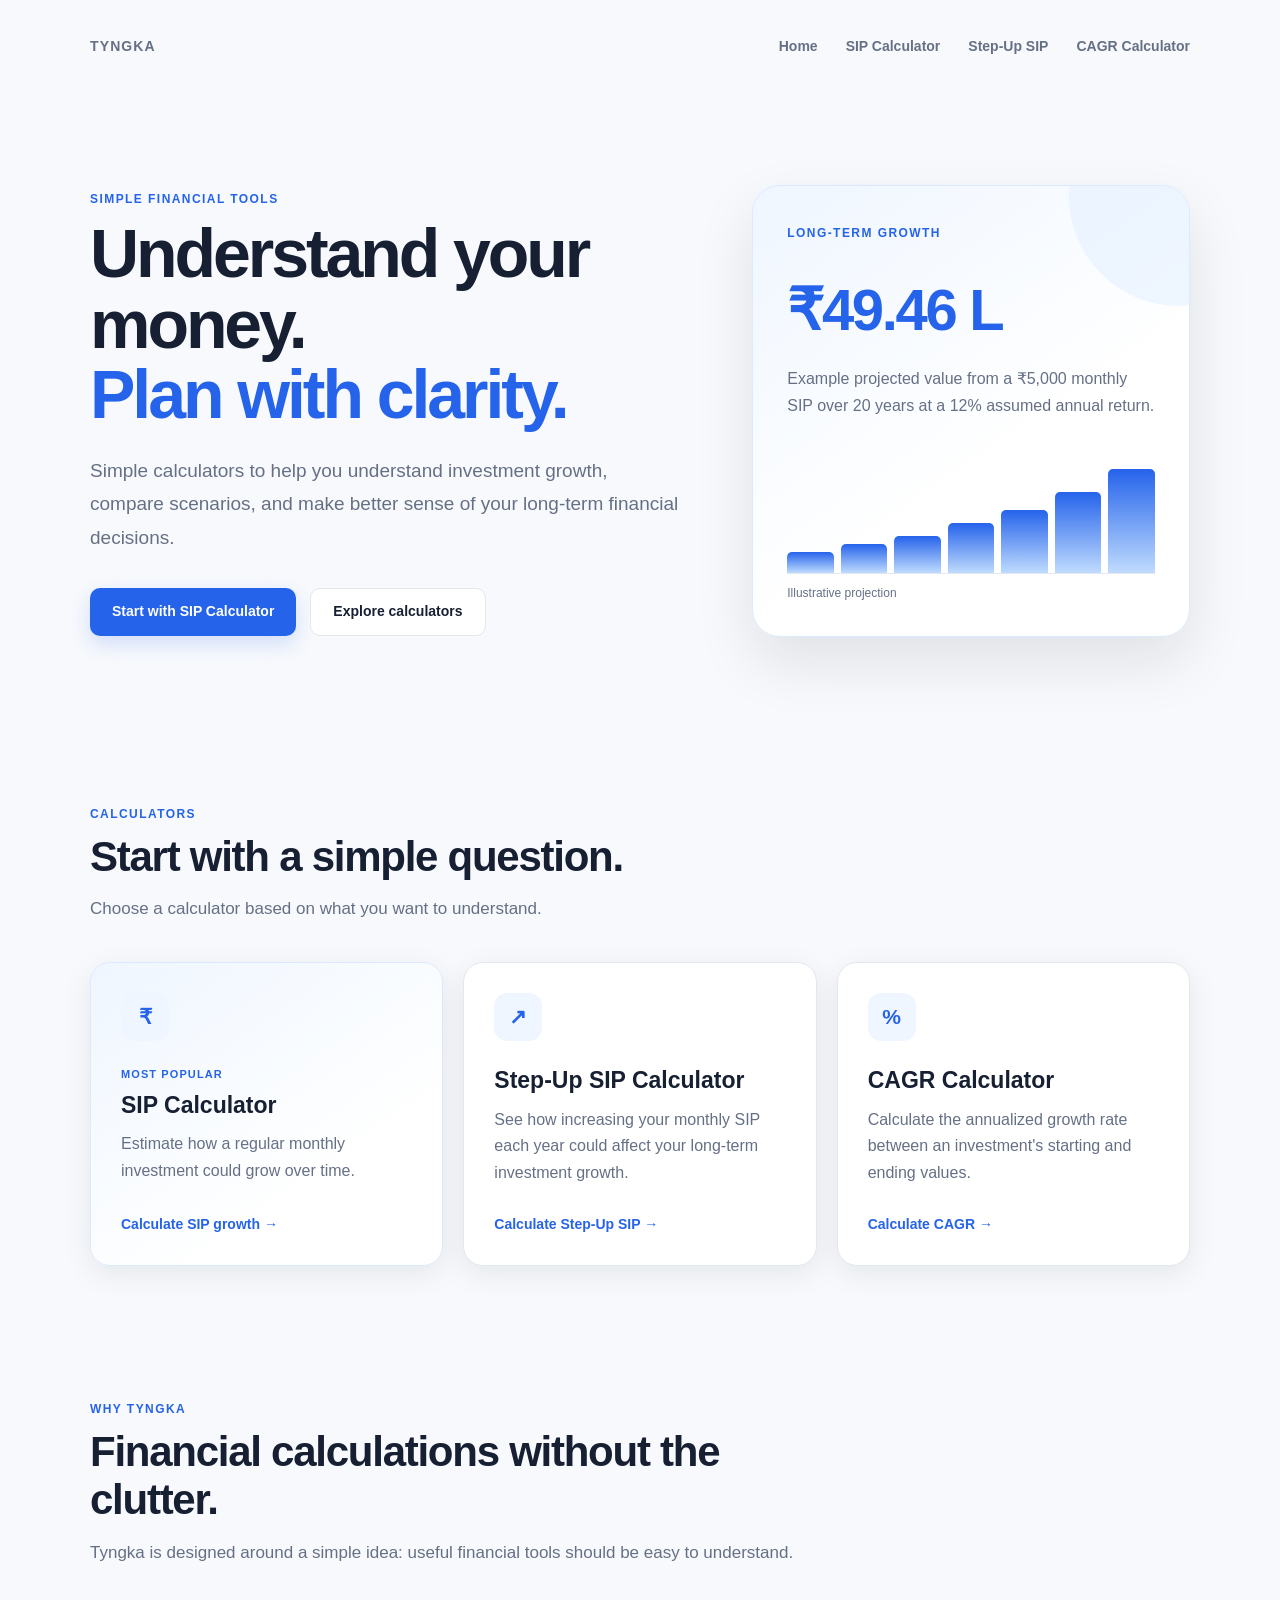
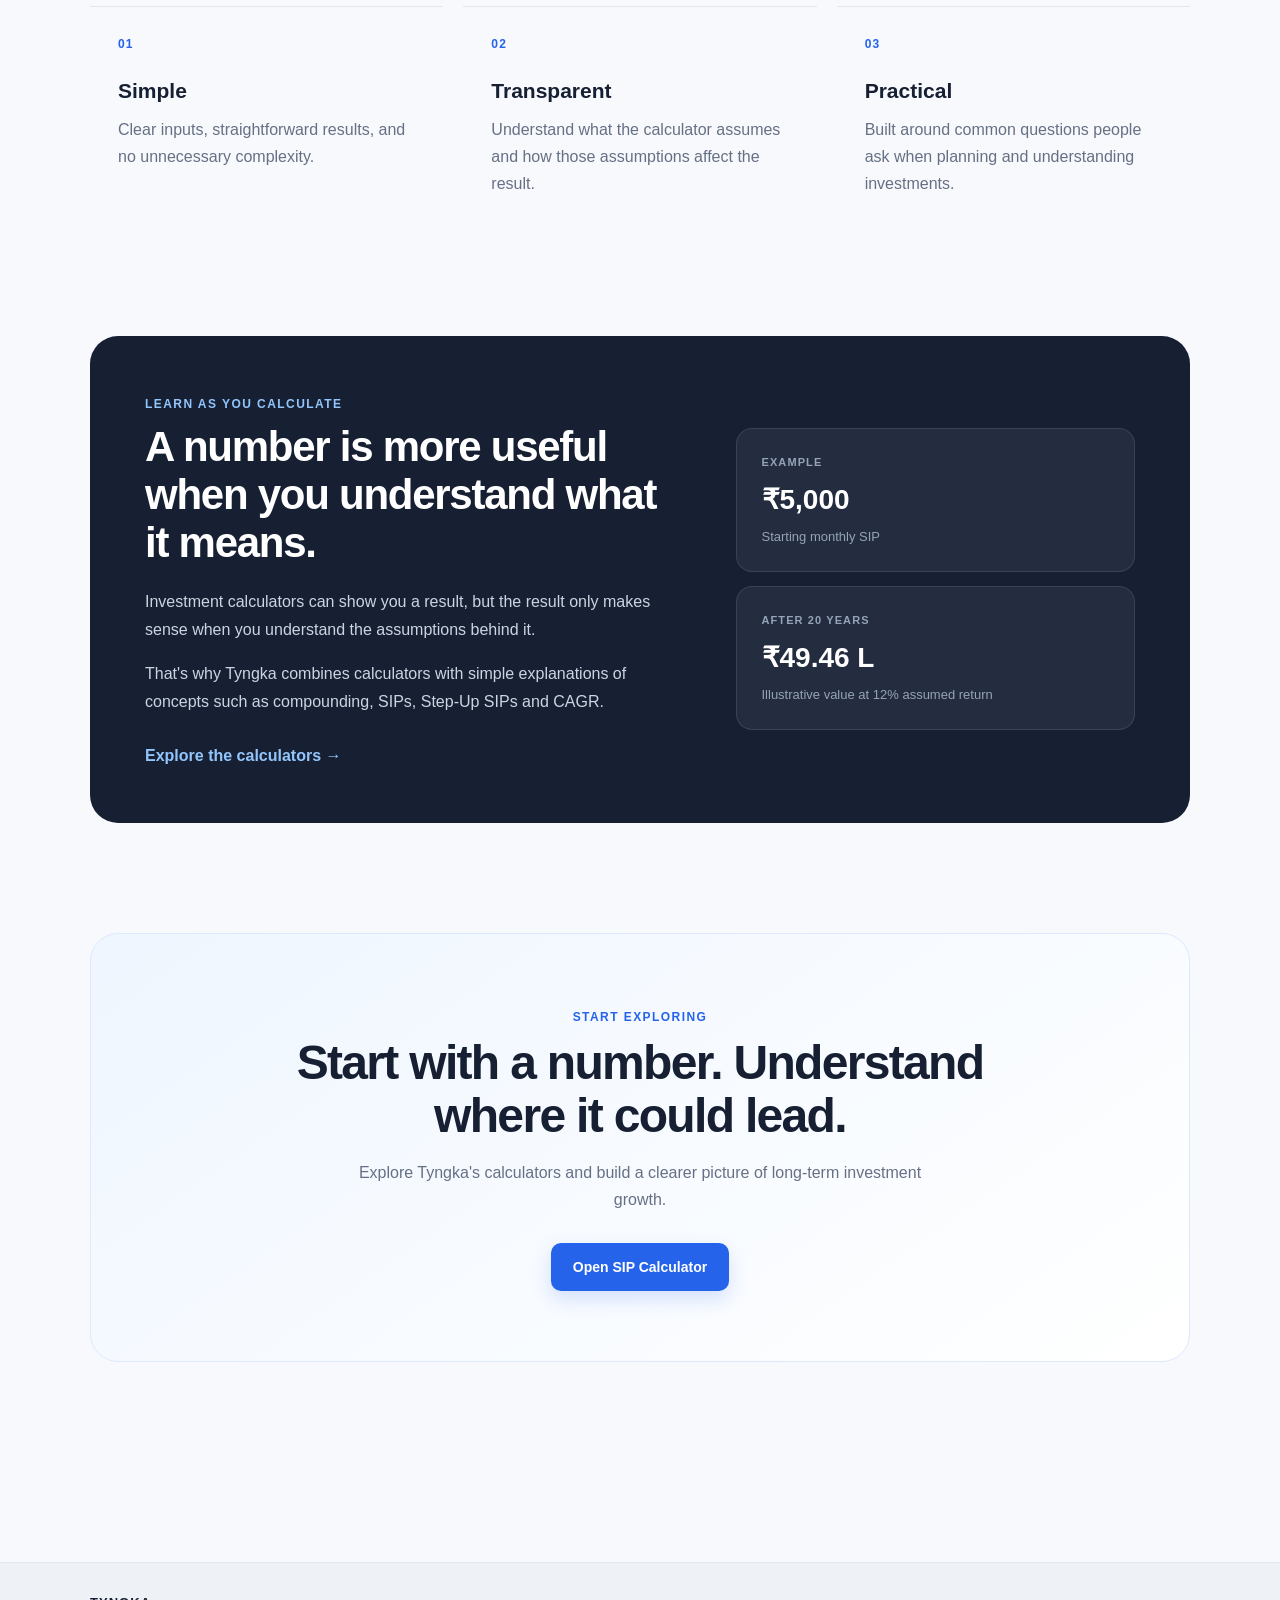
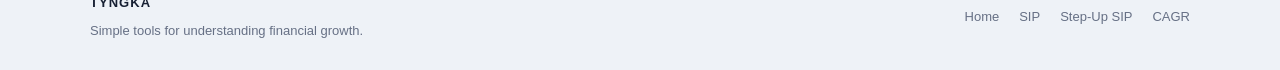
<file: frontend/index.html>
<!DOCTYPE html>
<html lang="en">

<head>

    <meta charset="UTF-8">

    <meta
        name="viewport"
        content="width=device-width, initial-scale=1.0"
    >

    <title>
        Tyngka - Simple Financial Calculators
    </title>

    <meta
        name="description"
        content="Tyngka provides simple financial calculators to help you understand SIP growth, Step-Up SIP investing, CAGR and long-term investment outcomes."
    >
    <link
        rel="canonical"
        href="https://tyngka.com/"
    >
    <link
        rel="stylesheet"
        href="style.css"
    >

</head>


<body>

    <main class="container homepage">


        <!-- Navigation -->

	<nav class="navigation">
	    <a href="index.html"
	       class="brand"
	       aria-label="Tyngka home">
	        TYNGKA
	    </a>

	    <div class="navigation-links">
	        <a href="index.html">Home</a>
	        <a href="sip.html">SIP Calculator</a>
	        <a href="step-up-sip.html">Step-Up SIP</a>
	        <a href="cagr.html">CAGR Calculator</a>
	    </div>
	</nav>

        <!-- Hero -->

        <section class="hero-section">

            <div class="hero-content">

                <span class="eyebrow">
                    SIMPLE FINANCIAL TOOLS
                </span>

                <h1>
                    Understand your money.
                    <span>Plan with clarity.</span>
                </h1>

                <p class="hero-description">
                    Simple calculators to help you understand investment growth,
                    compare scenarios, and make better sense of your long-term
                    financial decisions.
                </p>


                <div class="hero-actions">

                    <a
                        href="sip.html"
                        class="hero-button primary"
                    >
                        Start with SIP Calculator
                    </a>

                    <a
                        href="#calculators"
                        class="hero-button secondary"
                    >
                        Explore calculators
                    </a>

                </div>

            </div>


            <div class="hero-visual">

                <div class="hero-visual-card">

                    <span class="eyebrow">
                        LONG-TERM GROWTH
                    </span>

                    <div class="hero-value">
                        ₹49.46 L
                    </div>

                    <p>
                        Example projected value from a ₹5,000 monthly SIP
                        over 20 years at a 12% assumed annual return.
                    </p>


                    <div class="hero-mini-chart">

                        <span></span>
                        <span></span>
                        <span></span>
                        <span></span>
                        <span></span>
                        <span></span>
                        <span></span>

                    </div>

                    <div class="hero-chart-label">
                        Illustrative projection
                    </div>

                </div>

            </div>

        </section>


        <!-- Calculator Section -->

        <section
            id="calculators"
            class="home-section calculators-section"
        >

            <div class="section-heading">

                <span class="eyebrow">
                    CALCULATORS
                </span>

                <h2>
                    Start with a simple question.
                </h2>

                <p>
                    Choose a calculator based on what you want to understand.
                </p>

            </div>


            <div class="home-calculator-grid">


                <a
                    href="sip.html"
                    class="home-calculator-card featured"
                >

                    <div class="home-card-icon">
                        ₹
                    </div>

                    <span class="card-label">
                        MOST POPULAR
                    </span>

                    <h3>
                        SIP Calculator
                    </h3>

                    <p>
                        Estimate how a regular monthly investment could
                        grow over time.
                    </p>

                    <span class="card-link">
                        Calculate SIP growth →
                    </span>

                </a>


                <a
                    href="step-up-sip.html"
                    class="home-calculator-card"
                >

                    <div class="home-card-icon">
                        ↗
                    </div>

                    <h3>
                        Step-Up SIP Calculator
                    </h3>

                    <p>
                        See how increasing your monthly SIP each year could
                        affect your long-term investment growth.
                    </p>

                    <span class="card-link">
                        Calculate Step-Up SIP →
                    </span>

                </a>


                <a
                    href="cagr.html"
                    class="home-calculator-card"
                >

                    <div class="home-card-icon">
                        %
                    </div>

                    <h3>
                        CAGR Calculator
                    </h3>

                    <p>
                        Calculate the annualized growth rate between an
                        investment's starting and ending values.
                    </p>

                    <span class="card-link">
                        Calculate CAGR →
                    </span>

                </a>


            </div>

        </section>


        <!-- Why Tyngka -->

        <section class="home-section why-section">

            <div class="section-heading">

                <span class="eyebrow">
                    WHY TYNGKA
                </span>

                <h2>
                    Financial calculations without the clutter.
                </h2>

                <p>
                    Tyngka is designed around a simple idea:
                    useful financial tools should be easy to understand.
                </p>

            </div>


            <div class="why-grid">


                <div class="why-card">

                    <span class="why-number">
                        01
                    </span>

                    <h3>
                        Simple
                    </h3>

                    <p>
                        Clear inputs, straightforward results, and no
                        unnecessary complexity.
                    </p>

                </div>


                <div class="why-card">

                    <span class="why-number">
                        02
                    </span>

                    <h3>
                        Transparent
                    </h3>

                    <p>
                        Understand what the calculator assumes and how
                        those assumptions affect the result.
                    </p>

                </div>


                <div class="why-card">

                    <span class="why-number">
                        03
                    </span>

                    <h3>
                        Practical
                    </h3>

                    <p>
                        Built around common questions people ask when
                        planning and understanding investments.
                    </p>

                </div>

            </div>

        </section>


        <!-- Educational Section -->

        <section class="home-section education-section">

            <div class="education-content">

                <span class="eyebrow">
                    LEARN AS YOU CALCULATE
                </span>

                <h2>
                    A number is more useful when you understand what it means.
                </h2>

                <p>
                    Investment calculators can show you a result, but the
                    result only makes sense when you understand the assumptions
                    behind it.
                </p>

                <p>
                    That's why Tyngka combines calculators with simple
                    explanations of concepts such as compounding, SIPs,
                    Step-Up SIPs and CAGR.
                </p>

                <a
                    href="sip.html"
                    class="text-link"
                >
                    Explore the calculators →
                </a>

            </div>


            <div class="education-highlight">

                <div class="education-stat">

                    <span>
                        EXAMPLE
                    </span>

                    <strong>
                        ₹5,000
                    </strong>

                    <p>
                        Starting monthly SIP
                    </p>

                </div>


                <div class="education-stat">

                    <span>
                        AFTER 20 YEARS
                    </span>

                    <strong>
                        ₹49.46 L
                    </strong>

                    <p>
                        Illustrative value at 12% assumed return
                    </p>

                </div>

            </div>

        </section>


        <!-- CTA -->

        <section class="home-cta">

            <span class="eyebrow">
                START EXPLORING
            </span>

            <h2>
                Start with a number.
                Understand where it could lead.
            </h2>

            <p>
                Explore Tyngka's calculators and build a clearer picture
                of long-term investment growth.
            </p>

            <a
                href="sip.html"
                class="hero-button primary"
            >
                Open SIP Calculator
            </a>

        </section>


    </main>


    <!-- Footer -->

    <footer class="site-footer">

        <div class="footer-inner homepage-footer">

            <div>

                <strong>
                    TYNGKA
                </strong>

                <p>
                    Simple tools for understanding financial growth.
                </p>

            </div>


            <div class="footer-links">

                <a href="index.html">
                    Home
                </a>

                <a href="sip.html">
                    SIP
                </a>

                <a href="step-up-sip.html">
                    Step-Up SIP
                </a>

                <a href="cagr.html">
                    CAGR
                </a>

            </div>

        </div>

    </footer>

</body>

</html>
</file>
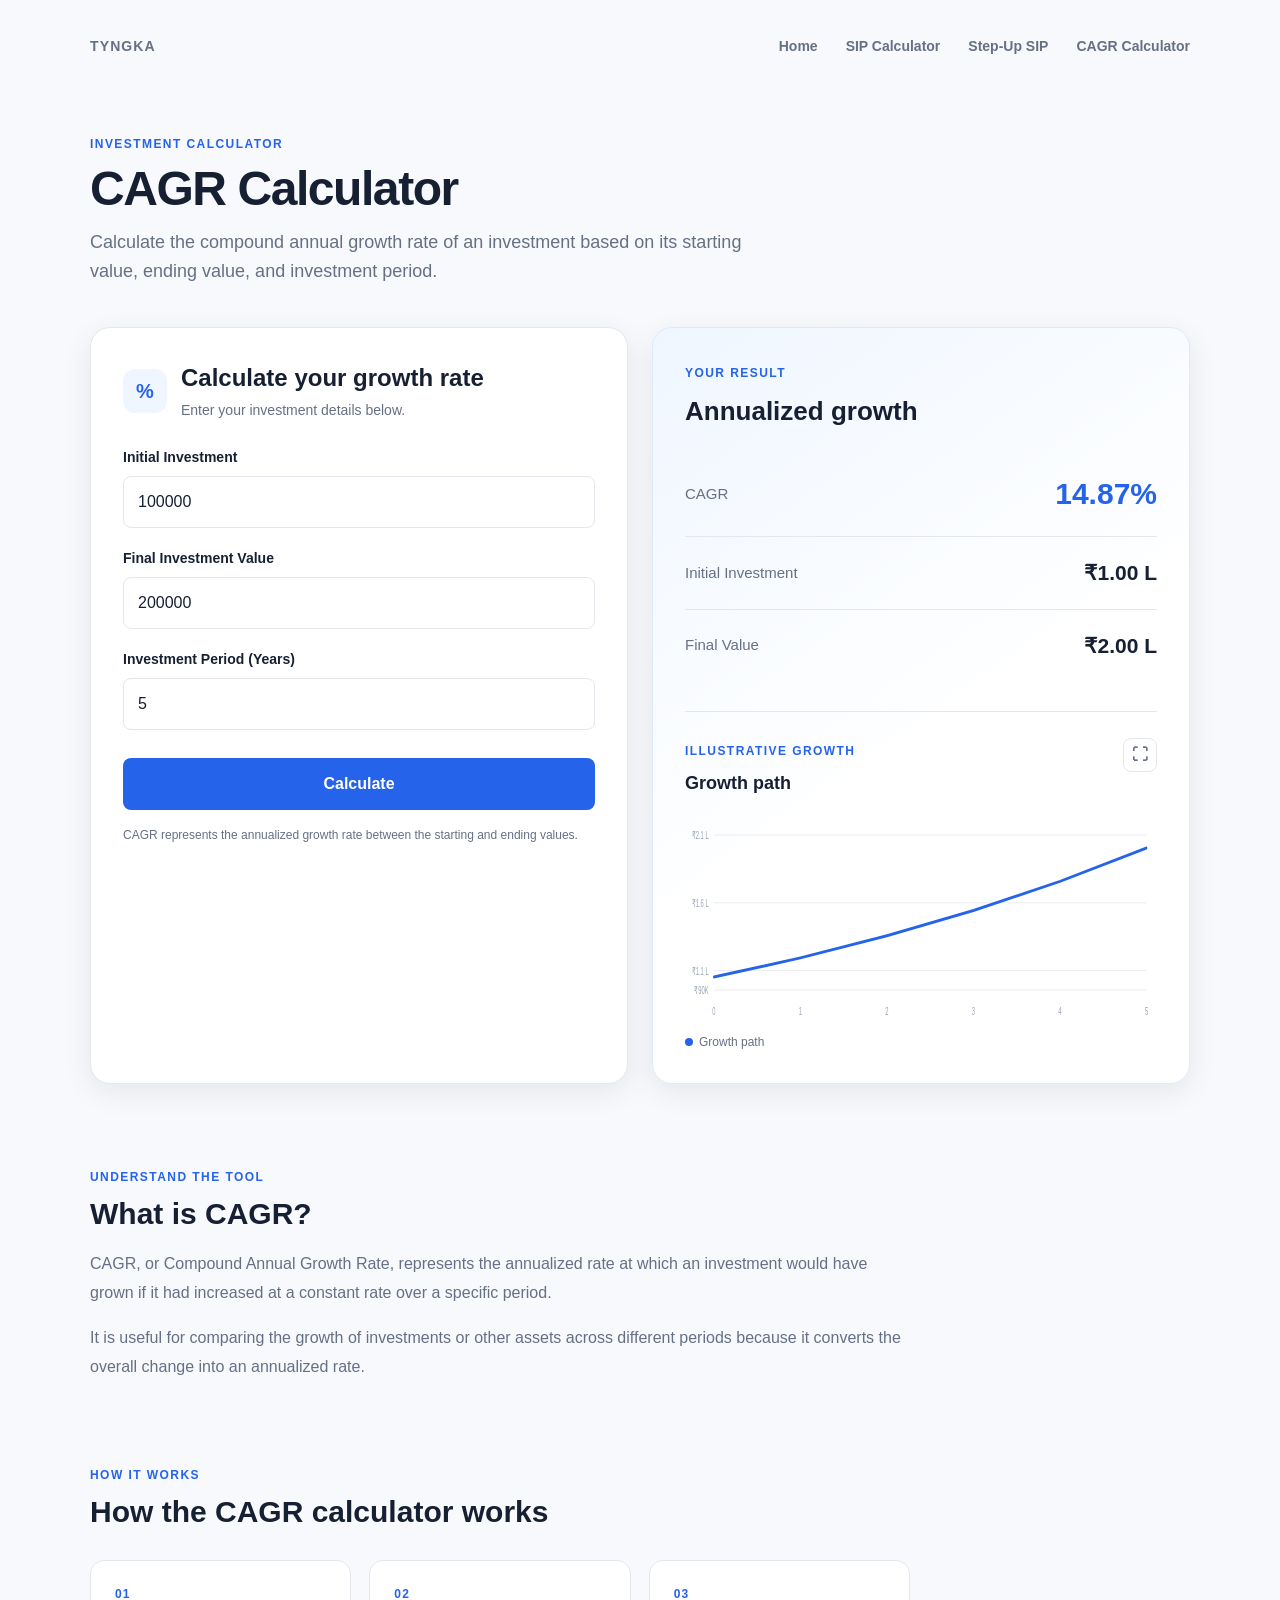
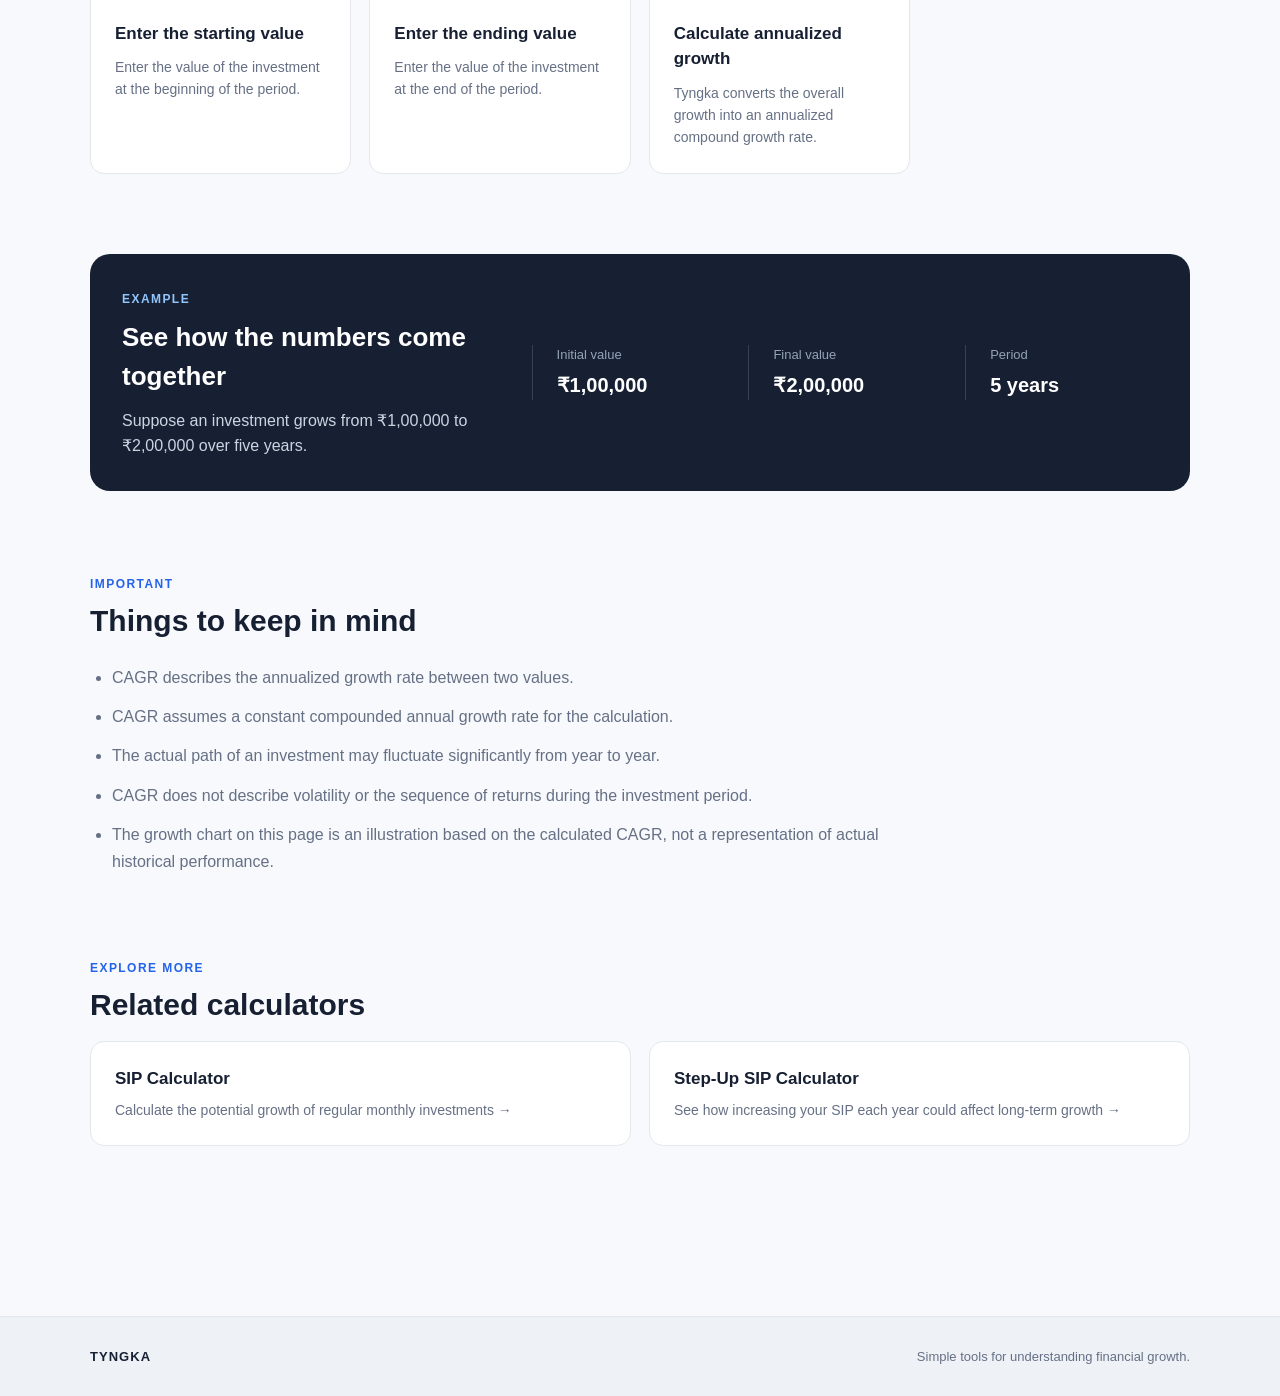
<file: frontend/cagr.html>
<!DOCTYPE html>
<html lang="en">

<head>

    <meta charset="UTF-8">

    <meta
        name="viewport"
        content="width=device-width, initial-scale=1.0"
    >

    <title>
        Tyngka CAGR Calculator - Calculate Annualized Investment Growth
    </title>

    <meta
        name="description"
        content="Use the Tyngka CAGR Calculator to calculate the compound annual growth rate of an investment based on its starting value, ending value, and investment period."
    >
    <link
        rel="canonical"
        href="https://tyngka.com/cagr.html"
    >
    <link
        rel="stylesheet"
        href="style.css"
    >

</head>


<body>

    <main class="container">

        <!-- Navigation -->

	<nav class="navigation">
	    <a href="index.html"
	       class="brand"
	       aria-label="Tyngka home">
	        TYNGKA
	    </a>

	    <div class="navigation-links">
	        <a href="index.html">Home</a>
	        <a href="sip.html">SIP Calculator</a>
	        <a href="step-up-sip.html">Step-Up SIP</a>
	        <a href="cagr.html">CAGR Calculator</a>
	    </div>
	</nav>

        <!-- Page Header -->

        <section class="page-header">

            <span class="eyebrow">
                INVESTMENT CALCULATOR
            </span>

            <h1>
                CAGR Calculator
            </h1>

            <p class="subtitle">
                Calculate the compound annual growth rate of an investment
                based on its starting value, ending value, and investment period.
            </p>

        </section>


        <!-- Calculator -->

        <section class="calculator-layout">


            <!-- Input Card -->

            <div class="calculator calculator-input-card">

                <div class="calculator-heading">

                    <span class="calculator-icon">
                        %
                    </span>

                    <div>

                        <h2>
                            Calculate your growth rate
                        </h2>

                        <p>
                            Enter your investment details below.
                        </p>

                    </div>

                </div>


                <form id="cagrForm">


                    <label for="initial-investment">
                        Initial Investment
                    </label>

                    <input
                        id="initial-investment"
                        type="number"
                        value="100000"
                        min="1"
                        inputmode="numeric"
                        required
                    >


                    <label for="final-investment">
                        Final Investment Value
                    </label>

                    <input
                        id="final-investment"
                        type="number"
                        value="200000"
                        min="0"
                        inputmode="numeric"
                        required
                    >


                    <label for="years">
                        Investment Period (Years)
                    </label>

                    <input
                        id="years"
                        type="number"
                        value="5"
                        min="1"
                        max="100"
                        step="1"
                        inputmode="numeric"
                        required
                    >


                    <button
                        id="calculate-button"
                        type="submit"
                    >
                        Calculate
                    </button>


                    <p class="calculator-note">
                        CAGR represents the annualized growth rate between
                        the starting and ending values.
                    </p>

                </form>

            </div>


            <!-- Result Card -->

            <div class="result-card">

                <div class="result-card-header">

                    <span class="eyebrow">
                        YOUR RESULT
                    </span>

                    <h2>
                        Annualized growth
                    </h2>

                </div>


                <div
                    id="result"
                    class="result"
                >

                    <div
                        id="result-placeholder"
                        class="result-placeholder"
                        hidden
                    >

                        <span class="result-placeholder-icon">
                            %
                        </span>

                        <p>
                            Enter your investment details and select
                            <strong>Calculate</strong> to see your CAGR.
                        </p>

                    </div>


                    <div id="result-values">

                        <div class="result-item">

                            <span>
                                CAGR
                            </span>

                            <strong
                                id="cagr-value"
                            >
                                —
                            </strong>

                        </div>


                        <div class="result-item">

                            <span>
                                Initial Investment
                            </span>

                            <strong
                                id="initial-value"
                            >
                                —
                            </strong>

                        </div>


                        <div class="result-item">

                            <span>
                                Final Value
                            </span>

                            <strong
                                id="final-value"
                            >
                                —
                            </strong>

                        </div>

                    </div>

                </div>


                <!-- Growth Chart -->

                <div
                    id="projection-chart-section"
                    class="projection-chart-section"
                    hidden
                >

                    <div class="projection-chart-header">

                        <div>

                            <span class="eyebrow">
                                ILLUSTRATIVE GROWTH
                            </span>

                            <h3>
                                Growth path
                            </h3>

                        </div>


                        <button
                            type="button"
                            id="maximize-chart-button"
                            class="chart-expand-button"
                            aria-label="Maximize CAGR growth chart"
                            title="Expand chart"
                        >
                            ⛶
                        </button>

                    </div>


                    <div
                        id="projection-chart"
                        class="projection-chart"
                        role="button"
                        tabindex="0"
                        aria-label="Open enlarged CAGR growth chart"
                    ></div>


                    <div class="chart-legend">

                        <span>
                            <i class="legend-dot projected"></i>
                            Growth path
                        </span>

                    </div>

                </div>

            </div>

        </section>


        <!-- Chart Dialog -->

        <dialog
            id="chart-dialog"
            class="chart-dialog"
        >

            <div class="chart-dialog-header">

                <div>

                    <span class="eyebrow">
                        ILLUSTRATIVE GROWTH
                    </span>

                    <h2>
                        CAGR growth path
                    </h2>

                </div>


                <button
                    type="button"
                    id="close-chart-button"
                    class="chart-close-button"
                    aria-label="Close chart"
                    title="Close"
                >
                    ×
                </button>

            </div>


            <div
                id="projection-chart-large"
                class="projection-chart-large"
            ></div>


            <div class="chart-legend">

                <span>
                    <i class="legend-dot invested"></i>
                    Starting value
                </span>

                <span>
                    <i class="legend-dot projected"></i>
                    Growth path
                </span>

            </div>

        </dialog>


        <!-- About -->

        <section class="content-section">

            <span class="eyebrow">
                UNDERSTAND THE TOOL
            </span>

            <h2>
                What is CAGR?
            </h2>

            <p>
                CAGR, or Compound Annual Growth Rate, represents the
                annualized rate at which an investment would have grown
                if it had increased at a constant rate over a specific
                period.
            </p>

            <p>
                It is useful for comparing the growth of investments
                or other assets across different periods because it
                converts the overall change into an annualized rate.
            </p>

        </section>


        <!-- How It Works -->

        <section class="content-section">

            <span class="eyebrow">
                HOW IT WORKS
            </span>

            <h2>
                How the CAGR calculator works
            </h2>

            <div class="info-grid">


                <div class="info-card">

                    <span class="info-number">
                        01
                    </span>

                    <h3>
                        Enter the starting value
                    </h3>

                    <p>
                        Enter the value of the investment at the beginning
                        of the period.
                    </p>

                </div>


                <div class="info-card">

                    <span class="info-number">
                        02
                    </span>

                    <h3>
                        Enter the ending value
                    </h3>

                    <p>
                        Enter the value of the investment at the end of
                        the period.
                    </p>

                </div>


                <div class="info-card">

                    <span class="info-number">
                        03
                    </span>

                    <h3>
                        Calculate annualized growth
                    </h3>

                    <p>
                        Tyngka converts the overall growth into an
                        annualized compound growth rate.
                    </p>

                </div>


            </div>

        </section>


        <!-- Example -->

        <section class="example-section">

            <div class="example-card">

                <div>

                    <span class="eyebrow">
                        EXAMPLE
                    </span>

                    <h2>
                        See how the numbers come together
                    </h2>

                    <p>
                        Suppose an investment grows from ₹1,00,000 to
                        ₹2,00,000 over five years.
                    </p>

                </div>


                <div class="example-value">

                    <span>
                        Initial value
                    </span>

                    <strong>
                        ₹1,00,000
                    </strong>

                </div>


                <div class="example-value">

                    <span>
                        Final value
                    </span>

                    <strong>
                        ₹2,00,000
                    </strong>

                </div>


                <div class="example-value">

                    <span>
                        Period
                    </span>

                    <strong>
                        5 years
                    </strong>

                </div>

            </div>

        </section>


        <!-- Assumptions -->

        <section class="content-section">

            <span class="eyebrow">
                IMPORTANT
            </span>

            <h2>
                Things to keep in mind
            </h2>

            <ul class="assumption-list">

                <li>
                    CAGR describes the annualized growth rate between
                    two values.
                </li>

                <li>
                    CAGR assumes a constant compounded annual growth
                    rate for the calculation.
                </li>

                <li>
                    The actual path of an investment may fluctuate
                    significantly from year to year.
                </li>

                <li>
                    CAGR does not describe volatility or the sequence
                    of returns during the investment period.
                </li>

                <li>
                    The growth chart on this page is an illustration
                    based on the calculated CAGR, not a representation
                    of actual historical performance.
                </li>

            </ul>

        </section>


        <!-- Related Calculators -->

        <section class="related-section">

            <span class="eyebrow">
                EXPLORE MORE
            </span>

            <h2>
                Related calculators
            </h2>

            <div class="related-grid">

                <a
                    href="sip.html"
                    class="related-card"
                >

                    <strong>
                        SIP Calculator
                    </strong>

                    <span>
                        Calculate the potential growth of regular monthly
                        investments →
                    </span>

                </a>


                <a
                    href="step-up-sip.html"
                    class="related-card"
                >

                    <strong>
                        Step-Up SIP Calculator
                    </strong>

                    <span>
                        See how increasing your SIP each year could affect
                        long-term growth →
                    </span>

                </a>

            </div>

        </section>

    </main>


    <!-- Footer -->

    <footer class="site-footer">

        <div class="footer-inner">

            <strong>
                TYNGKA
            </strong>

            <span>
                Simple tools for understanding financial growth.
            </span>

        </div>

    </footer>


    <script src="cagr.js"></script>

</body>

</html>
</file>
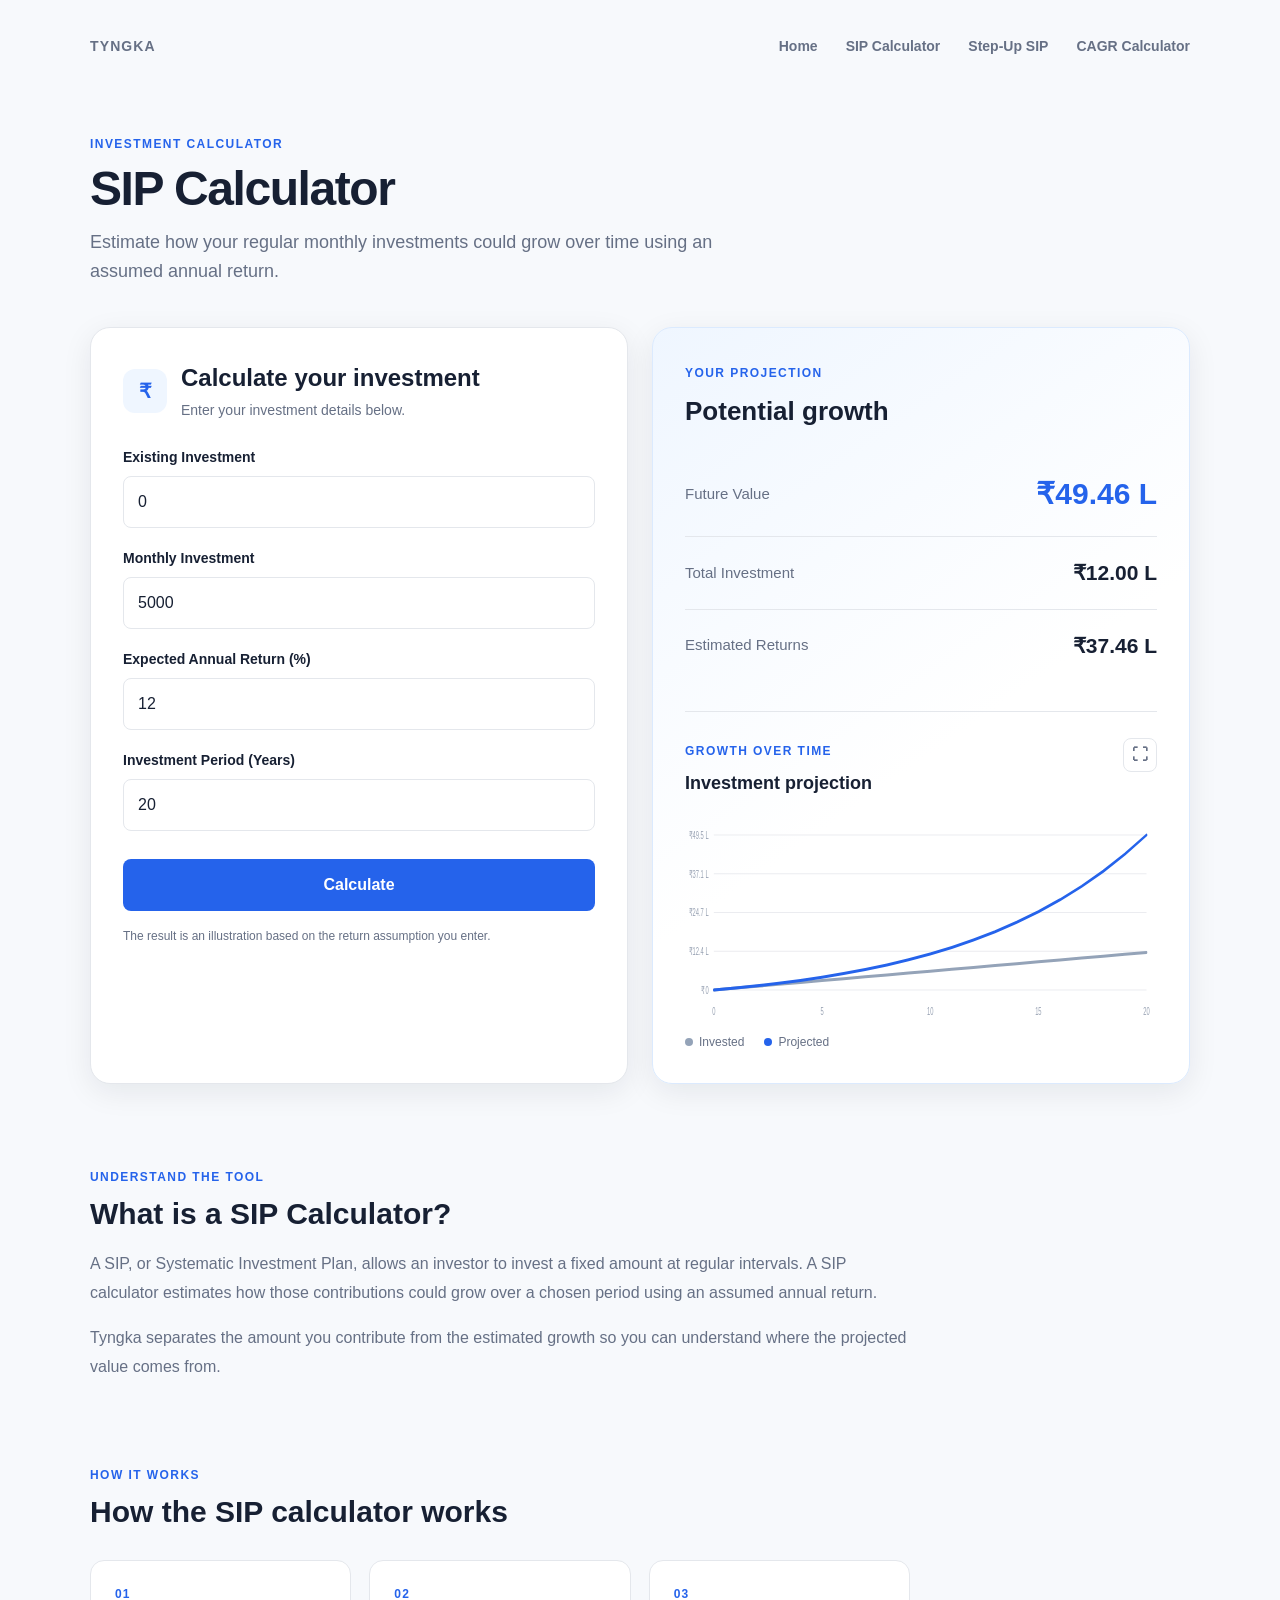
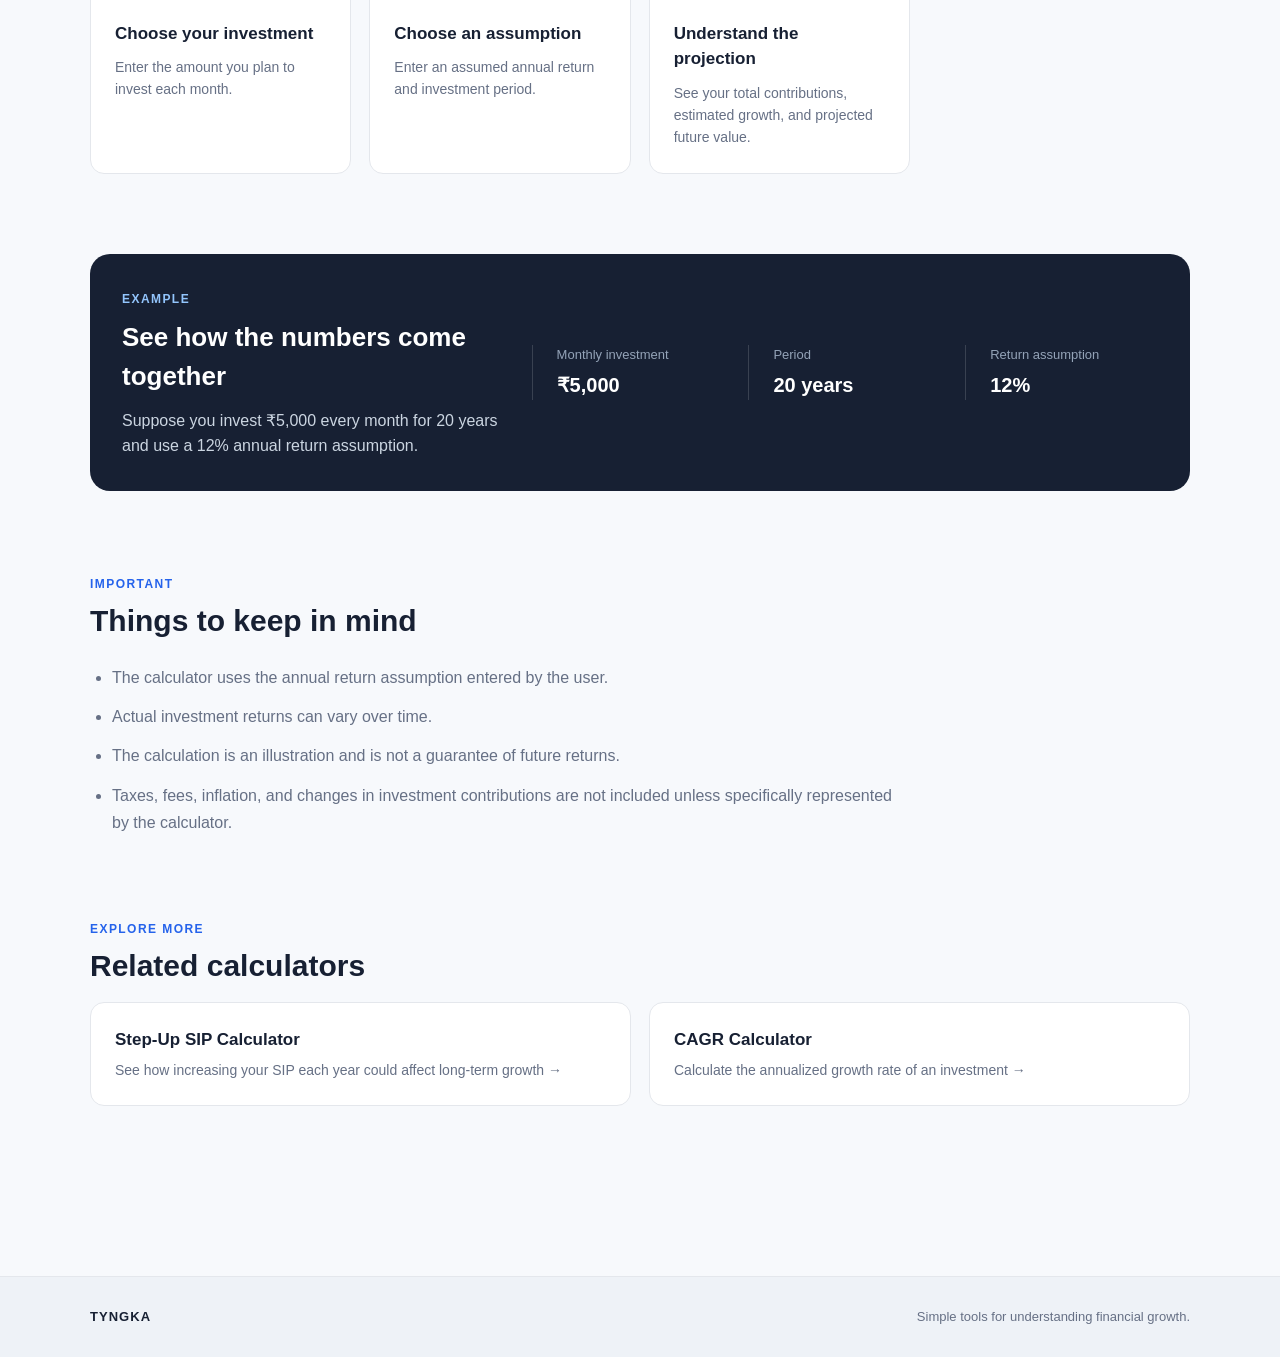
<file: frontend/sip.html>
<!DOCTYPE html>
<html lang="en">

<head>

    <meta charset="UTF-8">

    <meta
        name="viewport"
        content="width=device-width, initial-scale=1.0"
    >

    <title>
        Tyngka SIP Calculator - Calculate Investment Returns
    </title>

    <meta
        name="description"
        content="Use the Tyngka SIP Calculator to estimate how regular monthly investments could grow over time based on your investment amount, expected return, and investment period."
    >
    <link
        rel="canonical"
        href="https://tyngka.com/sip.html"
    >
    <link
        rel="stylesheet"
        href="style.css"
    >

</head>


<body>

    <main class="container">

        <!-- Navigation -->

	<nav class="navigation">
	    <a href="index.html"
	       class="brand"
	       aria-label="Tyngka home">
	        TYNGKA
	    </a>

	    <div class="navigation-links">
	        <a href="index.html">Home</a>
	        <a href="sip.html">SIP Calculator</a>
	        <a href="step-up-sip.html">Step-Up SIP</a>
	        <a href="cagr.html">CAGR Calculator</a>
	    </div>
	</nav>

        <!-- Page Header -->

        <section class="page-header">

            <span class="eyebrow">
                INVESTMENT CALCULATOR
            </span>

            <h1>
                SIP Calculator
            </h1>

            <p class="subtitle">
                Estimate how your regular monthly investments could
                grow over time using an assumed annual return.
            </p>

        </section>


        <!-- Calculator -->

        <section class="calculator-layout">


            <!-- Input Card -->

            <div class="calculator calculator-input-card">

                <div class="calculator-heading">

                    <span class="calculator-icon">
                        ₹
                    </span>

                    <div>

                        <h2>
                            Calculate your investment
                        </h2>

                        <p>
                            Enter your investment details below.
                        </p>

                    </div>

                </div>


                <form id="sipForm">


                    <label for="existing-investment">
                        Existing Investment
                    </label>

                    <input
                        id="existing-investment"
                        type="number"
                        value="0"
                        min="0"
                        inputmode="numeric"
                    >


                    <label for="monthly-investment">
                        Monthly Investment
                    </label>

                    <input
                        id="monthly-investment"
                        type="number"
                        value="5000"
                        min="1"
                        inputmode="numeric"
                        required
                    >


                    <label for="annual-return">
                        Expected Annual Return (%)
                    </label>

                    <input
                        id="annual-return"
                        type="number"
                        value="12"
                        min="0"
                        max="100"
                        step="0.1"
                        inputmode="decimal"
                        required
                    >


                    <label for="years">
                        Investment Period (Years)
                    </label>

                    <input
                        id="years"
                        type="number"
                        value="20"
                        min="1"
                        max="100"
                        step="1"
                        inputmode="numeric"
                        required
                    >


                    <button
                        id="calculate-button"
                        type="submit"
                    >
                        Calculate
                    </button>


                    <p class="calculator-note">
                        The result is an illustration based on the
                        return assumption you enter.
                    </p>

                </form>

            </div>


            <!-- Result Card -->

            <div class="result-card">

                <div class="result-card-header">

                    <span class="eyebrow">
                        YOUR PROJECTION
                    </span>

                    <h2>
                        Potential growth
                    </h2>

                </div>


                <div
                    id="result"
                    class="result"
                >

                    <!-- Initial state -->

                    <div
                        id="result-placeholder"
                        class="result-placeholder"
                        hidden
                    >

                        <span class="result-placeholder-icon">
                            ↗
                        </span>

                        <p>
                            Enter your investment details and select
                            <strong>Calculate</strong> to see your projection.
                        </p>

                    </div>


                    <!-- Calculated values -->

                    <div
                        id="result-values"
                    >

                        <div class="result-item">

                            <span>
                                Future Value
                            </span>

                            <strong
                                id="future-value"
                            >
                                —
                            </strong>

                        </div>


                        <div class="result-item">

                            <span>
                                Total Investment
                            </span>

                            <strong
                                id="total-investment"
                            >
                                —
                            </strong>

                        </div>


                        <div class="result-item">

                            <span>
                                Estimated Returns
                            </span>

                            <strong
                                id="estimated-returns"
                            >
                                —
                            </strong>

                        </div>

                    </div>

                </div>


                <!-- Projection Chart -->

                <div
                    id="projection-chart-section"
                    class="projection-chart-section"
                    hidden
                >

                    <div class="projection-chart-header">

                        <div>

                            <span class="eyebrow">
                                GROWTH OVER TIME
                            </span>

                            <h3>
                                Investment projection
                            </h3>

                        </div>


                        <button
                            type="button"
                            id="maximize-chart-button"
                            class="chart-expand-button"
                            aria-label="Maximize investment projection chart"
                            title="Expand chart"
                        >
                            ⛶
                        </button>

                    </div>


                    <div
                        id="projection-chart"
                        class="projection-chart"
                        role="button"
                        tabindex="0"
                        aria-label="Open enlarged investment projection chart"
                    ></div>


                    <div class="chart-legend">

                        <span>
                            <i class="legend-dot invested"></i>
                            Invested
                        </span>

                        <span>
                            <i class="legend-dot projected"></i>
                            Projected
                        </span>

                    </div>

                </div>

            </div>

        </section>


        <!-- Chart Dialog -->

        <dialog
            id="chart-dialog"
            class="chart-dialog"
        >

            <div class="chart-dialog-header">

                <div>

                    <span class="eyebrow">
                        GROWTH OVER TIME
                    </span>

                    <h2>
                        Investment projection
                    </h2>

                </div>


                <button
                    type="button"
                    id="close-chart-button"
                    class="chart-close-button"
                    aria-label="Close chart"
                    title="Close"
                >
                    ×
                </button>

            </div>


            <div
                id="projection-chart-large"
                class="projection-chart-large"
            ></div>


            <div class="chart-legend">

                <span>
                    <i class="legend-dot invested"></i>
                    Invested
                </span>

                <span>
                    <i class="legend-dot projected"></i>
                    Projected
                </span>

            </div>

        </dialog>


        <!-- About -->

        <section class="content-section">

            <span class="eyebrow">
                UNDERSTAND THE TOOL
            </span>

            <h2>
                What is a SIP Calculator?
            </h2>

            <p>
                A SIP, or Systematic Investment Plan, allows an investor
                to invest a fixed amount at regular intervals. A SIP
                calculator estimates how those contributions could grow
                over a chosen period using an assumed annual return.
            </p>

            <p>
                Tyngka separates the amount you contribute from the
                estimated growth so you can understand where the
                projected value comes from.
            </p>

        </section>


        <!-- How It Works -->

        <section class="content-section">

            <span class="eyebrow">
                HOW IT WORKS
            </span>

            <h2>
                How the SIP calculator works
            </h2>

            <div class="info-grid">


                <div class="info-card">

                    <span class="info-number">
                        01
                    </span>

                    <h3>
                        Choose your investment
                    </h3>

                    <p>
                        Enter the amount you plan to invest each month.
                    </p>

                </div>


                <div class="info-card">

                    <span class="info-number">
                        02
                    </span>

                    <h3>
                        Choose an assumption
                    </h3>

                    <p>
                        Enter an assumed annual return and investment period.
                    </p>

                </div>


                <div class="info-card">

                    <span class="info-number">
                        03
                    </span>

                    <h3>
                        Understand the projection
                    </h3>

                    <p>
                        See your total contributions, estimated growth,
                        and projected future value.
                    </p>

                </div>


            </div>

        </section>


        <!-- Example -->

        <section class="example-section">

            <div class="example-card">

                <div>

                    <span class="eyebrow">
                        EXAMPLE
                    </span>

                    <h2>
                        See how the numbers come together
                    </h2>

                    <p>
                        Suppose you invest ₹5,000 every month for
                        20 years and use a 12% annual return assumption.
                    </p>

                </div>


                <div class="example-value">

                    <span>
                        Monthly investment
                    </span>

                    <strong>
                        ₹5,000
                    </strong>

                </div>


                <div class="example-value">

                    <span>
                        Period
                    </span>

                    <strong>
                        20 years
                    </strong>

                </div>


                <div class="example-value">

                    <span>
                        Return assumption
                    </span>

                    <strong>
                        12%
                    </strong>

                </div>

            </div>

        </section>


        <!-- Assumptions -->

        <section class="content-section">

            <span class="eyebrow">
                IMPORTANT
            </span>

            <h2>
                Things to keep in mind
            </h2>

            <ul class="assumption-list">

                <li>
                    The calculator uses the annual return assumption
                    entered by the user.
                </li>

                <li>
                    Actual investment returns can vary over time.
                </li>

                <li>
                    The calculation is an illustration and is not a
                    guarantee of future returns.
                </li>

                <li>
                    Taxes, fees, inflation, and changes in investment
                    contributions are not included unless specifically
                    represented by the calculator.
                </li>

            </ul>

        </section>


        <!-- Related Calculators -->

        <section class="related-section">

            <span class="eyebrow">
                EXPLORE MORE
            </span>

            <h2>
                Related calculators
            </h2>

            <div class="related-grid">

                <a
                    href="step-up-sip.html"
                    class="related-card"
                >

                    <strong>
                        Step-Up SIP Calculator
                    </strong>

                    <span>
                        See how increasing your SIP each year could
                        affect long-term growth →
                    </span>

                </a>


                <a
                    href="cagr.html"
                    class="related-card"
                >

                    <strong>
                        CAGR Calculator
                    </strong>

                    <span>
                        Calculate the annualized growth rate of an
                        investment →
                    </span>

                </a>

            </div>

        </section>

    </main>


    <!-- Footer -->

    <footer class="site-footer">

        <div class="footer-inner">

            <strong>
                TYNGKA
            </strong>

            <span>
                Simple tools for understanding financial growth.
            </span>

        </div>

    </footer>


    <script src="app.js"></script>

</body>

</html>
</file>
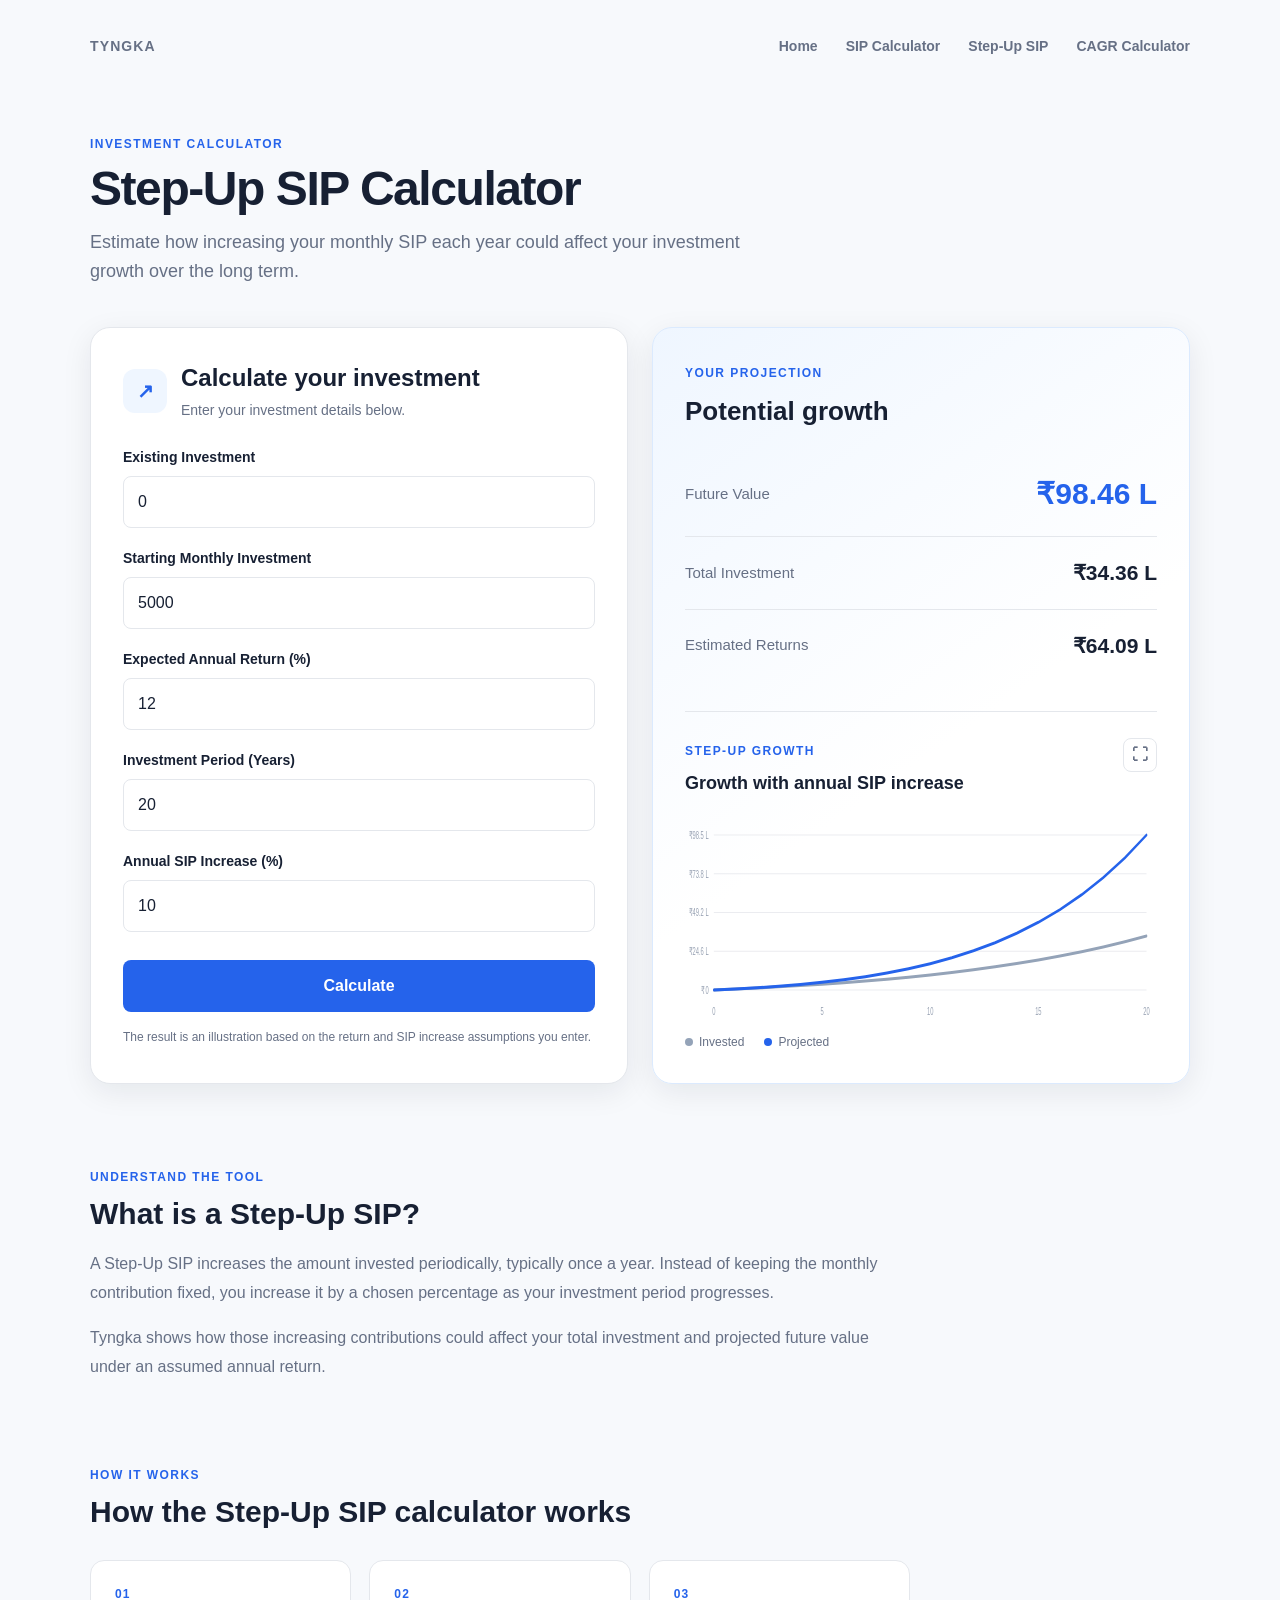
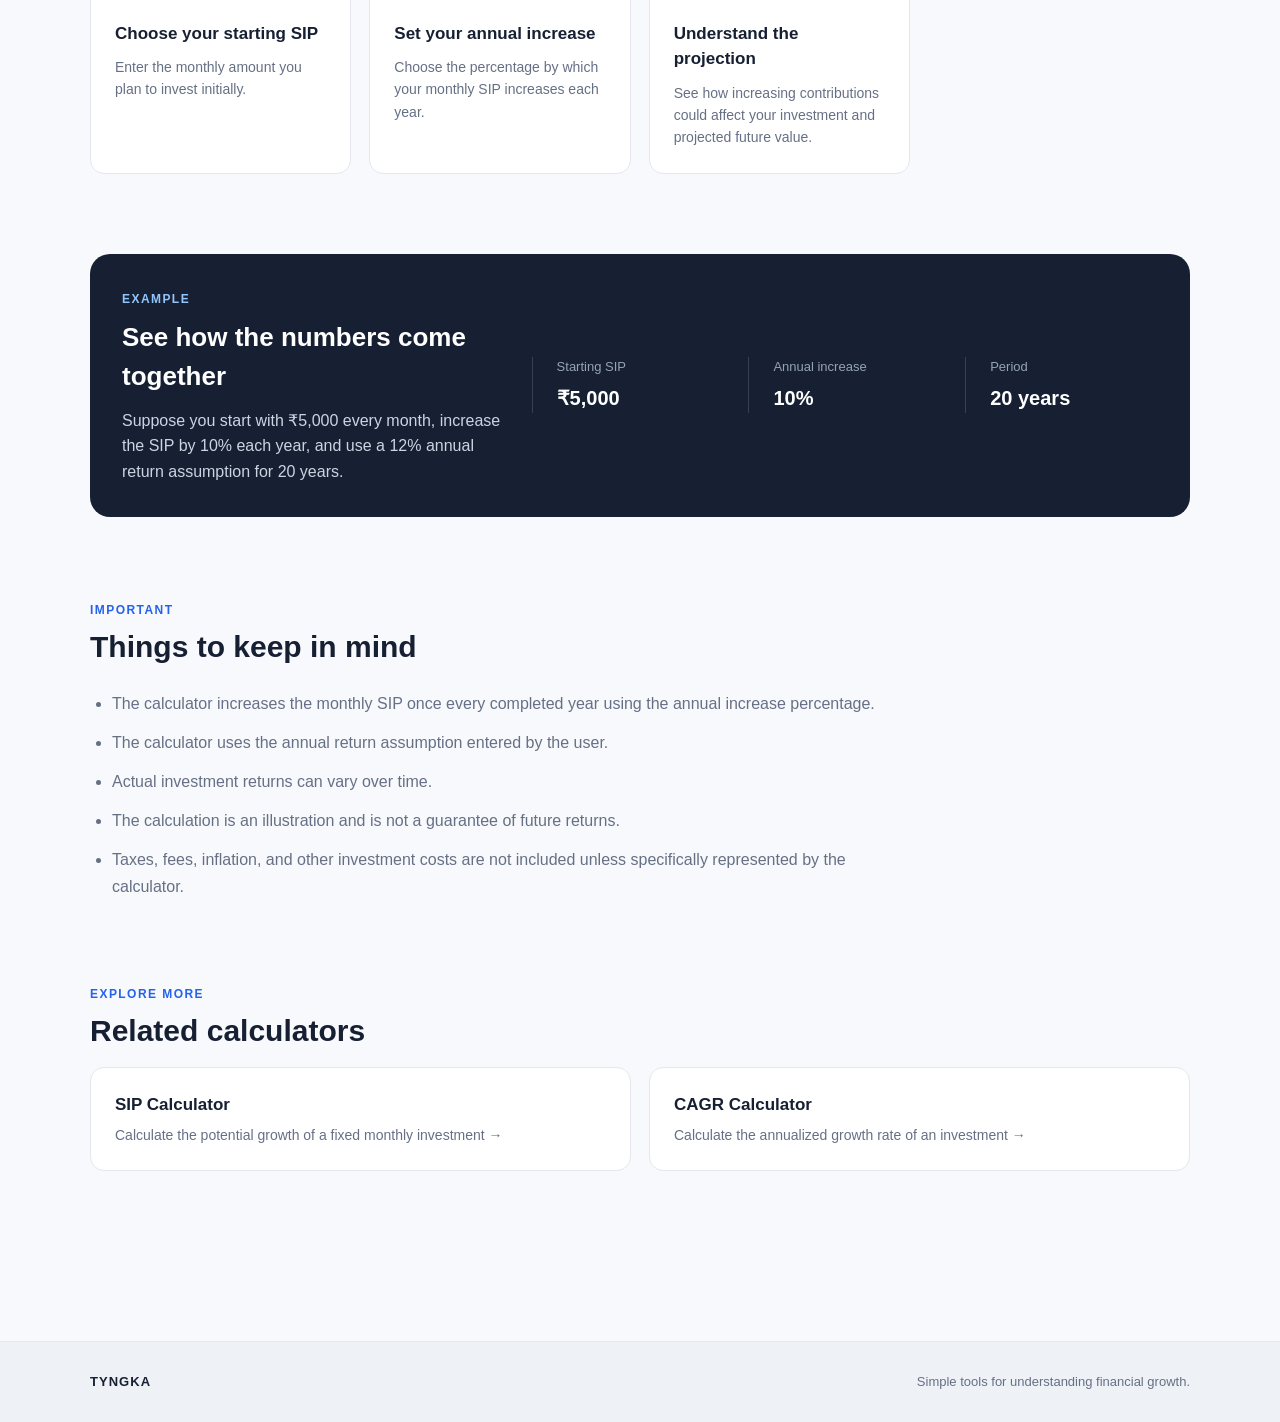
<file: frontend/step-up-sip.html>
<!DOCTYPE html>
<html lang="en">

<head>

    <meta charset="UTF-8">

    <meta
        name="viewport"
        content="width=device-width, initial-scale=1.0"
    >

    <title>
        Tyngka Step-Up SIP Calculator - Calculate Growing SIP Returns
    </title>

    <meta
        name="description"
        content="Use the Tyngka Step-Up SIP Calculator to estimate how increasing your monthly SIP each year could affect your long-term investment growth."
    >
    <link
        rel="canonical"
        href="https://tyngka.com/step-up-sip.html"
    >
    <link
        rel="stylesheet"
        href="style.css"
    >

</head>


<body>

    <main class="container">

        <!-- Navigation -->

	<nav class="navigation">
	    <a href="index.html"
	       class="brand"
	       aria-label="Tyngka home">
	        TYNGKA
	    </a>

	    <div class="navigation-links">
	        <a href="index.html">Home</a>
	        <a href="sip.html">SIP Calculator</a>
	        <a href="step-up-sip.html">Step-Up SIP</a>
	        <a href="cagr.html">CAGR Calculator</a>
	    </div>
	</nav>
        <!-- Page Header -->

        <section class="page-header">

            <span class="eyebrow">
                INVESTMENT CALCULATOR
            </span>

            <h1>
                Step-Up SIP Calculator
            </h1>

            <p class="subtitle">
                Estimate how increasing your monthly SIP each year could
                affect your investment growth over the long term.
            </p>

        </section>


        <!-- Calculator -->

        <section class="calculator-layout">


            <!-- Input Card -->

            <div class="calculator calculator-input-card">

                <div class="calculator-heading">

                    <span class="calculator-icon">
                        ↗
                    </span>

                    <div>

                        <h2>
                            Calculate your investment
                        </h2>

                        <p>
                            Enter your investment details below.
                        </p>

                    </div>

                </div>


                <form id="stepUpSipForm">


                    <label for="existing-investment">
                        Existing Investment
                    </label>

                    <input
                        id="existing-investment"
                        type="number"
                        value="0"
                        min="0"
                        inputmode="numeric"
                    >


                    <label for="monthly-investment">
                        Starting Monthly Investment
                    </label>

                    <input
                        id="monthly-investment"
                        type="number"
                        value="5000"
                        min="1"
                        inputmode="numeric"
                        required
                    >


                    <label for="annual-return">
                        Expected Annual Return (%)
                    </label>

                    <input
                        id="annual-return"
                        type="number"
                        value="12"
                        min="0"
                        max="100"
                        step="0.1"
                        inputmode="decimal"
                        required
                    >


                    <label for="years">
                        Investment Period (Years)
                    </label>

                    <input
                        id="years"
                        type="number"
                        value="20"
                        min="1"
                        max="100"
                        step="1"
                        inputmode="numeric"
                        required
                    >


                    <label for="step-up-percent">
                        Annual SIP Increase (%)
                    </label>

                    <input
                        id="step-up-percent"
                        type="number"
                        value="10"
                        min="0"
                        max="100"
                        step="0.1"
                        inputmode="decimal"
                        required
                    >


                    <button
                        id="calculate-button"
                        type="submit"
                    >
                        Calculate
                    </button>


                    <p class="calculator-note">
                        The result is an illustration based on the return
                        and SIP increase assumptions you enter.
                    </p>

                </form>

            </div>


            <!-- Result Card -->

            <div class="result-card">

                <div class="result-card-header">

                    <span class="eyebrow">
                        YOUR PROJECTION
                    </span>

                    <h2>
                        Potential growth
                    </h2>

                </div>


                <div
                    id="result"
                    class="result"
                >

                    <div
                        id="result-placeholder"
                        class="result-placeholder"
                        hidden
                    >

                        <span class="result-placeholder-icon">
                            ↗
                        </span>

                        <p>
                            Enter your investment details and select
                            <strong>Calculate</strong> to see your projection.
                        </p>

                    </div>


                    <div id="result-values">

                        <div class="result-item">

                            <span>
                                Future Value
                            </span>

                            <strong id="future-value">
                                —
                            </strong>

                        </div>


                        <div class="result-item">

                            <span>
                                Total Investment
                            </span>

                            <strong id="total-investment">
                                —
                            </strong>

                        </div>


                        <div class="result-item">

                            <span>
                                Estimated Returns
                            </span>

                            <strong id="estimated-returns">
                                —
                            </strong>

                        </div>

                    </div>

                </div>


                <!-- Projection Chart -->

                <div
                    id="projection-chart-section"
                    class="projection-chart-section"
                    hidden
                >

                    <div class="projection-chart-header">

                        <div>

                            <span class="eyebrow">
                                STEP-UP GROWTH
                            </span>

                            <h3>
                                Growth with annual SIP increase
                            </h3>

                        </div>


                        <button
                            type="button"
                            id="maximize-chart-button"
                            class="chart-expand-button"
                            aria-label="Maximize investment projection chart"
                            title="Expand chart"
                        >
                            ⛶
                        </button>

                    </div>


                    <div
                        id="projection-chart"
                        class="projection-chart"
                        role="button"
                        tabindex="0"
                        aria-label="Open enlarged investment projection chart"
                    ></div>


                    <div class="chart-legend">

                        <span>
                            <i class="legend-dot invested"></i>
                            Invested
                        </span>

                        <span>
                            <i class="legend-dot projected"></i>
                            Projected
                        </span>

                    </div>

                </div>

            </div>

        </section>


        <!-- Chart Dialog -->

        <dialog
            id="chart-dialog"
            class="chart-dialog"
        >

            <div class="chart-dialog-header">

                <div>

                    <span class="eyebrow">
                        STEP-UP GROWTH
                    </span>

                    <h2>
                        Growth with annual SIP increase
                    </h2>

                </div>


                <button
                    type="button"
                    id="close-chart-button"
                    class="chart-close-button"
                    aria-label="Close chart"
                    title="Close"
                >
                    ×
                </button>

            </div>


            <div
                id="projection-chart-large"
                class="projection-chart-large"
            ></div>


            <div class="chart-legend">

                <span>
                    <i class="legend-dot invested"></i>
                    Invested
                </span>

                <span>
                    <i class="legend-dot projected"></i>
                    Projected
                </span>

            </div>

        </dialog>


        <!-- About -->

        <section class="content-section">

            <span class="eyebrow">
                UNDERSTAND THE TOOL
            </span>

            <h2>
                What is a Step-Up SIP?
            </h2>

            <p>
                A Step-Up SIP increases the amount invested periodically,
                typically once a year. Instead of keeping the monthly
                contribution fixed, you increase it by a chosen percentage
                as your investment period progresses.
            </p>

            <p>
                Tyngka shows how those increasing contributions could affect
                your total investment and projected future value under an
                assumed annual return.
            </p>

        </section>


        <!-- How It Works -->

        <section class="content-section">

            <span class="eyebrow">
                HOW IT WORKS
            </span>

            <h2>
                How the Step-Up SIP calculator works
            </h2>

            <div class="info-grid">


                <div class="info-card">

                    <span class="info-number">
                        01
                    </span>

                    <h3>
                        Choose your starting SIP
                    </h3>

                    <p>
                        Enter the monthly amount you plan to invest initially.
                    </p>

                </div>


                <div class="info-card">

                    <span class="info-number">
                        02
                    </span>

                    <h3>
                        Set your annual increase
                    </h3>

                    <p>
                        Choose the percentage by which your monthly SIP
                        increases each year.
                    </p>

                </div>


                <div class="info-card">

                    <span class="info-number">
                        03
                    </span>

                    <h3>
                        Understand the projection
                    </h3>

                    <p>
                        See how increasing contributions could affect your
                        investment and projected future value.
                    </p>

                </div>


            </div>

        </section>


        <!-- Example -->

        <section class="example-section">

            <div class="example-card">

                <div>

                    <span class="eyebrow">
                        EXAMPLE
                    </span>

                    <h2>
                        See how the numbers come together
                    </h2>

                    <p>
                        Suppose you start with ₹5,000 every month,
                        increase the SIP by 10% each year, and use a
                        12% annual return assumption for 20 years.
                    </p>

                </div>


                <div class="example-value">

                    <span>
                        Starting SIP
                    </span>

                    <strong>
                        ₹5,000
                    </strong>

                </div>


                <div class="example-value">

                    <span>
                        Annual increase
                    </span>

                    <strong>
                        10%
                    </strong>

                </div>


                <div class="example-value">

                    <span>
                        Period
                    </span>

                    <strong>
                        20 years
                    </strong>

                </div>

            </div>

        </section>


        <!-- Assumptions -->

        <section class="content-section">

            <span class="eyebrow">
                IMPORTANT
            </span>

            <h2>
                Things to keep in mind
            </h2>

            <ul class="assumption-list">

                <li>
                    The calculator increases the monthly SIP once every
                    completed year using the annual increase percentage.
                </li>

                <li>
                    The calculator uses the annual return assumption
                    entered by the user.
                </li>

                <li>
                    Actual investment returns can vary over time.
                </li>

                <li>
                    The calculation is an illustration and is not a
                    guarantee of future returns.
                </li>

                <li>
                    Taxes, fees, inflation, and other investment costs
                    are not included unless specifically represented
                    by the calculator.
                </li>

            </ul>

        </section>


        <!-- Related Calculators -->

        <section class="related-section">

            <span class="eyebrow">
                EXPLORE MORE
            </span>

            <h2>
                Related calculators
            </h2>

            <div class="related-grid">

                <a
                    href="sip.html"
                    class="related-card"
                >

                    <strong>
                        SIP Calculator
                    </strong>

                    <span>
                        Calculate the potential growth of a fixed monthly
                        investment →
                    </span>

                </a>


                <a
                    href="cagr.html"
                    class="related-card"
                >

                    <strong>
                        CAGR Calculator
                    </strong>

                    <span>
                        Calculate the annualized growth rate of an
                        investment →
                    </span>

                </a>

            </div>

        </section>

    </main>


    <!-- Footer -->

    <footer class="site-footer">

        <div class="footer-inner">

            <strong>
                TYNGKA
            </strong>

            <span>
                Simple tools for understanding financial growth.
            </span>

        </div>

    </footer>


    <script src="step-up-sip.js"></script>

</body>

</html>
</file>
<file: frontend/style.css>
:root {
    --tyngka-bg: #f7f9fc;
    --tyngka-surface: #ffffff;
    --tyngka-text: #172033;
    --tyngka-muted: #667085;
    --tyngka-border: #e4e7ec;
    --tyngka-primary: #2563eb;
    --tyngka-primary-dark: #1d4ed8;
    --tyngka-success: #059669;

    --radius-sm: 8px;
    --radius-md: 14px;
    --radius-lg: 20px;

    --shadow-card: 0 8px 30px rgba(16, 24, 40, 0.08);
    --shadow-hover: 0 12px 35px rgba(16, 24, 40, 0.12);

    --content-width: 1100px;
}


/* ---------- Global ---------- */

* {
    box-sizing: border-box;
}

html {
    scroll-behavior: smooth;
}

body {
    margin: 0;
    font-family: Arial, sans-serif;
    background: var(--tyngka-bg);
    color: var(--tyngka-text);
    line-height: 1.5;
}

a {
    color: inherit;
}

button,
input {
    font: inherit;
}


/* ---------- Layout ---------- */

.container {
    width: min(var(--content-width), calc(100% - 40px));
    margin: 0 auto;
    padding: 32px 0 70px;
}


/* ---------- Navigation ---------- */

.navigation {
    display: flex;
    align-items: center;
    justify-content: space-between;
    gap: 30px;
    margin-bottom: 70px;
    padding: 4px 0;
}

.brand {
    flex-shrink: 0;
    color: var(--tyngka-primary);
    text-decoration: none;
    font-size: 20px;
    font-weight: 800;
    letter-spacing: 0.08em;
}

.brand:hover {
    color: var(--tyngka-primary-dark);
}

.navigation-links {
    display: flex;
    align-items: center;
    gap: 28px;
}

.navigation a {
    text-decoration: none;
    color: var(--tyngka-muted);
    font-size: 14px;
    font-weight: 600;
    transition: color 0.2s ease;
}

.navigation a:hover {
    color: var(--tyngka-primary);
}

.navigation a:focus-visible {
    outline: 3px solid rgba(37, 99, 235, 0.25);
    outline-offset: 4px;
    border-radius: 4px;
}


/* ---------- Page Header ---------- */

h1 {
    margin: 0 0 12px;
    font-size: clamp(32px, 5vw, 48px);
    line-height: 1.1;
    letter-spacing: -0.03em;
}

.subtitle {
    max-width: 700px;
    margin: 0;
    color: var(--tyngka-muted);
    font-size: 18px;
    line-height: 1.6;
}


/* ---------- Calculator Grid ---------- */

.calculator-grid {
    display: grid;
    grid-template-columns: repeat(3, 1fr);
    gap: 24px;
    margin-top: 45px;
}


/* ---------- Calculator Cards ---------- */

.calculator-card {
    display: flex;
    flex-direction: column;
    min-height: 240px;
    padding: 28px;
    background: var(--tyngka-surface);
    border: 1px solid var(--tyngka-border);
    border-radius: var(--radius-lg);
    box-shadow: var(--shadow-card);

    text-decoration: none;
    color: inherit;

    transition:
        transform 0.2s ease,
        box-shadow 0.2s ease,
        border-color 0.2s ease;
}

.calculator-card:hover {
    transform: translateY(-4px);
    box-shadow: var(--shadow-hover);
    border-color: #c7d7fe;
}

.calculator-card h2 {
    margin: 0 0 14px;
    font-size: 22px;
    line-height: 1.25;
}

.calculator-card p {
    margin: 0;
    color: var(--tyngka-muted);
    line-height: 1.6;
}

.calculator-card span {
    margin-top: auto;
    padding-top: 24px;
    color: var(--tyngka-primary);
    font-weight: 700;
}

.calculator-card.disabled {
    opacity: 0.6;
    cursor: not-allowed;
}


/* ---------- Calculator ---------- */

.calculator {
    max-width: 720px;
    margin-top: 40px;
    padding: 32px;
    background: var(--tyngka-surface);
    border: 1px solid var(--tyngka-border);
    border-radius: var(--radius-lg);
    box-shadow: var(--shadow-card);
}

.calculator h2 {
    margin-top: 0;
    margin-bottom: 28px;
    font-size: 24px;
}


/* ---------- Form Fields ---------- */

label {
    display: block;
    margin-top: 20px;
    margin-bottom: 8px;
    color: var(--tyngka-text);
    font-size: 14px;
    font-weight: 700;
}

input {
    width: 100%;
    padding: 13px 14px;
    background: #ffffff;
    color: var(--tyngka-text);
    border: 1px solid var(--tyngka-border);
    border-radius: var(--radius-sm);
    font-size: 16px;
    outline: none;
    transition:
        border-color 0.2s ease,
        box-shadow 0.2s ease;
}

input:focus {
    border-color: var(--tyngka-primary);
    box-shadow: 0 0 0 3px rgba(37, 99, 235, 0.12);
}


/* ---------- Buttons ---------- */

button {
    width: 100%;
    margin-top: 28px;
    padding: 14px 20px;

    background: var(--tyngka-primary);
    color: white;

    border: none;
    border-radius: var(--radius-sm);

    font-size: 16px;
    font-weight: 700;

    cursor: pointer;

    transition:
        background 0.2s ease,
        transform 0.2s ease;
}

button:hover {
    background: var(--tyngka-primary-dark);
    transform: translateY(-1px);
}

button:disabled {
    opacity: 0.7;
    cursor: wait;
    transform: none;
}


/* ---------- Results ---------- */

.result {
    margin-top: 30px;
    padding-top: 10px;
}

.result-item {
    display: flex;
    justify-content: space-between;
    align-items: center;
    gap: 20px;

    padding: 16px 0;

    border-bottom: 1px solid var(--tyngka-border);
}

.result-item:last-child {
    border-bottom: none;
}

.result-item span {
    color: var(--tyngka-muted);
    font-size: 15px;
}

.result-item strong {
    color: var(--tyngka-text);
    font-size: 21px;
}


/* ---------- Information Sections ---------- */

.about-section {
    max-width: 760px;
    margin-top: 60px;
}

.about-section h2 {
    margin: 0 0 16px;
    font-size: 26px;
}

.about-section p {
    margin: 0 0 16px;
    color: var(--tyngka-muted);
    line-height: 1.7;
}

/* ---------- Mobile ---------- */

@media (max-width: 850px) {
    .calculator-grid {
        grid-template-columns: 1fr;
    }
}

@media (max-width: 600px) {

    .container {
        width: min(
            100% - 32px,
            var(--content-width)
        );
        padding: 20px 0 50px;
    }

    .navigation {
        flex-wrap: wrap;
        gap: 18px;
        margin-bottom: 45px;
    }

    .navigation-links {
        width: 100%;
        flex-wrap: wrap;
        gap: 14px 20px;
    }

    h1 {
        font-size: 34px;
    }

    .subtitle {
        font-size: 16px;
    }

    .calculator-grid {
        margin-top: 30px;
    }

    .calculator-card {
        min-height: auto;
        padding: 24px;
    }

    .calculator {
        padding: 24px 20px;
    }

    .result-item {
        align-items: flex-start;
        flex-direction: column;
        gap: 5px;
    }
}
/* =========================================
   Calculator Page Template
   ========================================= */

.page-header {
    max-width: 760px;
    margin-bottom: 42px;
}

.eyebrow {
    display: inline-block;
    margin-bottom: 10px;

    color: var(--tyngka-primary);

    font-size: 12px;
    font-weight: 800;
    letter-spacing: 0.12em;
}

.calculator-layout {
    display: grid;
    grid-template-columns: minmax(0, 1fr) minmax(0, 1fr);
    gap: 24px;
    align-items: stretch;
}

.calculator-input-card {
    max-width: none;
    margin-top: 0;
}

.calculator-heading {
    display: flex;
    align-items: center;
    gap: 14px;
    margin-bottom: 26px;
}

.calculator-heading h2 {
    margin: 0 0 4px;
}

.calculator-heading p {
    margin: 0;
    color: var(--tyngka-muted);
    font-size: 14px;
}

.calculator-icon {
    display: flex;
    align-items: center;
    justify-content: center;

    width: 44px;
    height: 44px;

    flex-shrink: 0;

    background: #eff6ff;
    color: var(--tyngka-primary);

    border-radius: 12px;

    font-size: 20px;
    font-weight: 800;
}

.calculator-note {
    margin: 16px 0 0;

    color: var(--tyngka-muted);
    font-size: 12px;
    line-height: 1.5;
}


/* ---------- Result Card ---------- */

.result-card {
    display: flex;
    flex-direction: column;

    min-height: 100%;

    padding: 32px;

    background:
        linear-gradient(
            145deg,
            #eff6ff 0%,
            #ffffff 55%
        );

    border: 1px solid #dbeafe;
    border-radius: var(--radius-lg);

    box-shadow: var(--shadow-card);
}

.result-card-header h2 {
    margin: 0;
    font-size: 26px;
}

.result-card .result {
    margin-top: 30px;
}

.result-card .result-item {
    padding: 20px 0;
}

.result-card .result-item:first-child {
    padding-top: 0;
}

.result-card .result-item:first-child strong {
    color: var(--tyngka-primary);
    font-size: 30px;
}

.result-card .result-item strong {
    font-size: 21px;
}

.result-placeholder {
    display: flex;
    flex-direction: column;
    align-items: flex-start;

    margin-top: 10px;
    padding: 28px 0;
}

.result-placeholder[hidden] {
    display: none;
}

.result-placeholder-icon {
    display: flex;
    align-items: center;
    justify-content: center;

    width: 48px;
    height: 48px;

    margin-bottom: 16px;

    background: #ffffff;
    color: var(--tyngka-primary);

    border: 1px solid var(--tyngka-border);
    border-radius: 12px;

    font-size: 22px;
    font-weight: 700;
}

.result-placeholder p {
    max-width: 340px;
    margin: 0;

    color: var(--tyngka-muted);
    line-height: 1.6;
}


/* ---------- Content Sections ---------- */

.content-section {
    max-width: 820px;
    margin-top: 80px;
}

.content-section h2,
.related-section h2 {
    margin: 0 0 18px;

    font-size: 30px;
    line-height: 1.2;
}

.content-section > p {
    color: var(--tyngka-muted);
    line-height: 1.8;
}


/* ---------- Information Cards ---------- */

.info-grid {
    display: grid;
    grid-template-columns: repeat(3, 1fr);
    gap: 18px;
    margin-top: 30px;
}

.info-card {
    padding: 24px;

    background: var(--tyngka-surface);

    border: 1px solid var(--tyngka-border);
    border-radius: var(--radius-md);
}

.info-number {
    display: block;
    margin-bottom: 18px;

    color: var(--tyngka-primary);

    font-size: 12px;
    font-weight: 800;
    letter-spacing: 0.1em;
}

.info-card h3 {
    margin: 0 0 10px;
    font-size: 17px;
}

.info-card p {
    margin: 0;

    color: var(--tyngka-muted);
    font-size: 14px;
    line-height: 1.6;
}


/* ---------- Example ---------- */

.example-section {
    margin-top: 80px;
}

.example-card {
    display: grid;
    grid-template-columns: 2fr 1fr 1fr 1fr;
    gap: 24px;
    align-items: center;

    padding: 32px;

    background: var(--tyngka-text);
    color: white;

    border-radius: var(--radius-lg);
}

.example-card h2 {
    margin: 0 0 12px;
    font-size: 26px;
}

.example-card p {
    margin: 0;

    color: #cbd5e1;

    line-height: 1.6;
}

.example-card .eyebrow {
    color: #93c5fd;
}

.example-value {
    padding-left: 24px;

    border-left: 1px solid rgba(255, 255, 255, 0.15);
}

.example-value span {
    display: block;

    margin-bottom: 6px;

    color: #94a3b8;

    font-size: 13px;
}

.example-value strong {
    font-size: 20px;
}


/* ---------- Assumptions ---------- */

.assumption-list {
    margin: 25px 0 0;
    padding-left: 22px;

    color: var(--tyngka-muted);
}

.assumption-list li {
    margin-bottom: 12px;
    line-height: 1.7;
}


/* ---------- Related Calculators ---------- */

.related-section {
    margin-top: 80px;
}

.related-grid {
    display: grid;
    grid-template-columns: repeat(2, 1fr);
    gap: 18px;
}

.related-card {
    display: flex;
    flex-direction: column;
    gap: 8px;

    padding: 24px;

    background: var(--tyngka-surface);

    border: 1px solid var(--tyngka-border);
    border-radius: var(--radius-md);

    text-decoration: none;

    transition:
        transform 0.2s ease,
        box-shadow 0.2s ease,
        border-color 0.2s ease;
}

.related-card:hover {
    transform: translateY(-3px);
    border-color: #c7d7fe;
    box-shadow: var(--shadow-card);
}

.related-card strong {
    font-size: 17px;
}

.related-card span {
    color: var(--tyngka-muted);
    font-size: 14px;
    line-height: 1.5;
}


/* ---------- Footer ---------- */

.site-footer {
    margin-top: 100px;
    padding: 30px 20px;

    background: #eef2f7;

    border-top: 1px solid var(--tyngka-border);
}

.footer-inner {
    width: min(var(--content-width), calc(100% - 40px));
    margin: 0 auto;

    display: flex;
    justify-content: space-between;
    gap: 20px;

    color: var(--tyngka-muted);
    font-size: 13px;
}

.footer-inner strong {
    color: var(--tyngka-text);
    letter-spacing: 0.08em;
}


/* ---------- Calculator Mobile ---------- */

@media (max-width: 850px) {

    .calculator-layout {
        grid-template-columns: 1fr;
    }

    .info-grid {
        grid-template-columns: 1fr;
    }

    .example-card {
        grid-template-columns: 1fr 1fr;
    }

    .example-card > div:first-child {
        grid-column: 1 / -1;
    }

    .example-value {
        padding-left: 0;
        border-left: none;
    }
}

@media (max-width: 600px) {

    .page-header {
        margin-bottom: 30px;
    }

    .calculator-layout {
        gap: 16px;
    }

    .calculator,
    .result-card {
        padding: 24px 20px;
    }

    .content-section,
    .example-section,
    .related-section {
        margin-top: 60px;
    }

    .content-section h2,
    .related-section h2 {
        font-size: 26px;
    }

    .example-card {
        grid-template-columns: 1fr;
        padding: 24px;
    }

    .example-card > div:first-child {
        grid-column: auto;
    }

    .related-grid {
        grid-template-columns: 1fr;
    }

    .footer-inner {
        flex-direction: column;
    }
}
/* =========================================================
   Projection Chart
   ========================================================= */

.projection-chart-section {
    margin-top: 30px;
    padding-top: 26px;
    border-top: 1px solid var(--tyngka-border);
}

.projection-chart-header {
    display: flex;
    align-items: flex-start;
    justify-content: space-between;
    gap: 15px;
}

.projection-chart-header h3 {
    margin: 0;
    font-size: 18px;
}

/* Small chart maximize control */

.chart-expand-button {
    width: 34px !important;
    height: 34px;
    min-width: 34px;
    margin: 0 !important;
    padding: 0 !important;

    display: flex;
    align-items: center;
    justify-content: center;

    background: #ffffff !important;
    color: var(--tyngka-muted) !important;

    border: 1px solid var(--tyngka-border) !important;
    border-radius: 8px;

    font-size: 16px;
    line-height: 1;

    cursor: pointer;

    transition:
        background 0.2s ease,
        color 0.2s ease,
        border-color 0.2s ease,
        transform 0.2s ease;
}

.chart-expand-button:hover {
    background: #eff6ff !important;
    color: var(--tyngka-primary) !important;
    border-color: #c7d7fe !important;
    transform: none;
}

.projection-chart {
    margin-top: 18px;
    min-height: 210px;
    cursor: zoom-in;
}

.chart-svg {
    display: block;
    width: 100%;
    height: 210px;
}

.chart-line {
    fill: none !important;
    stroke-width: 3;
    stroke-linecap: round;
    stroke-linejoin: round;
}

.chart-invested {
    stroke: #94a3b8;
}

.chart-projected {
    stroke: var(--tyngka-primary);
}

.chart-grid-line {
    stroke: #e5e7eb;
    stroke-width: 1;
}

.chart-axis-label {
    fill: #98a2b3;
    font-size: 11px;
}

.chart-legend {
    display: flex;
    gap: 20px;
    margin-top: 8px;

    color: var(--tyngka-muted);
    font-size: 12px;
}

.chart-legend span {
    display: inline-flex;
    align-items: center;
    gap: 6px;
}

.legend-dot {
    display: inline-block;
    width: 8px;
    height: 8px;
    border-radius: 50%;
}

.legend-dot.invested {
    background: #94a3b8;
}

.legend-dot.projected {
    background: var(--tyngka-primary);
}


/* =========================================================
   Expanded Chart Dialog
   ========================================================= */

.chart-dialog {
    width: min(1000px, calc(100% - 32px));

    padding: 32px;

    background: var(--tyngka-surface);
    color: var(--tyngka-text);

    border: 1px solid var(--tyngka-border);
    border-radius: var(--radius-lg);

    box-shadow: 0 30px 80px rgba(16, 24, 40, 0.25);
}

.chart-dialog::backdrop {
    background: rgba(15, 23, 42, 0.55);
    backdrop-filter: blur(4px);
}

.chart-dialog-header {
    display: flex;
    align-items: flex-start;
    justify-content: space-between;
    gap: 20px;
}

.chart-dialog-header h2 {
    margin: 0;
    font-size: 28px;
}


/* Small close button */

.chart-close-button {
    width: 36px !important;
    height: 36px;

    min-width: 36px;

    margin: 0 !important;
    padding: 0 !important;

    display: flex;
    align-items: center;
    justify-content: center;

    background: transparent !important;
    color: var(--tyngka-muted) !important;

    border: 1px solid var(--tyngka-border) !important;
    border-radius: 8px;

    font-size: 20px;
    line-height: 1;

    cursor: pointer;

    transition:
        background 0.2s ease,
        color 0.2s ease;
}

.chart-close-button:hover {
    background: #f2f4f7 !important;
    color: var(--tyngka-text) !important;
    transform: none;
}

.projection-chart-large {
    margin-top: 25px;
}

.projection-chart-large .chart-svg {
    height: 450px;
}


/* =========================================================
   Mobile
   ========================================================= */

@media (max-width: 600px) {

    .projection-chart {
        min-height: 180px;
    }

    .chart-svg {
        height: 180px;
    }

    .chart-dialog {
        width: calc(100% - 20px);
        padding: 22px 16px;
    }

    .projection-chart-large .chart-svg {
        height: 300px;
    }
}

/* =========================================================
   HOMEPAGE
   ========================================================= */

.homepage {
    padding-bottom: 100px;
}


/* Hero */

.hero-section {
    display: grid;
    grid-template-columns: minmax(0, 1.15fr) minmax(340px, 0.85fr);
    gap: 70px;
    align-items: center;
    min-height: 560px;
    margin-bottom: 100px;
}

.hero-content {
    max-width: 700px;
}

.hero-content h1 {
    max-width: 700px;
    margin-bottom: 24px;
    font-size: clamp(42px, 6vw, 68px);
    line-height: 1.04;
    letter-spacing: -0.045em;
}

.hero-content h1 span {
    display: block;
    color: var(--tyngka-primary);
}

.hero-description {
    max-width: 650px;
    margin: 0;
    color: var(--tyngka-muted);
    font-size: 19px;
    line-height: 1.75;
}

.hero-actions {
    display: flex;
    flex-wrap: wrap;
    gap: 14px;
    margin-top: 34px;
}

.hero-button {
    display: inline-flex;
    align-items: center;
    justify-content: center;
    min-height: 48px;
    padding: 0 22px;
    border-radius: 10px;
    text-decoration: none;
    font-size: 14px;
    font-weight: 700;
    transition:
        transform 0.2s ease,
        box-shadow 0.2s ease,
        background 0.2s ease;
}

.hero-button.primary {
    background: var(--tyngka-primary);
    color: white;
    box-shadow: 0 8px 20px rgba(37, 99, 235, 0.18);
}

.hero-button.primary:hover {
    background: var(--tyngka-primary-dark);
    color: white;
    transform: translateY(-2px);
    box-shadow: 0 12px 25px rgba(37, 99, 235, 0.24);
}

.hero-button.secondary {
    background: white;
    color: var(--tyngka-text);
    border: 1px solid var(--tyngka-border);
}

.hero-button.secondary:hover {
    border-color: #c7d7fe;
    transform: translateY(-2px);
}


/* Hero visual */

.hero-visual {
    position: relative;
}

.hero-visual-card {
    position: relative;
    overflow: hidden;
    padding: 34px;
    background:
        linear-gradient(
            145deg,
            #eff6ff 0%,
            #ffffff 60%
        );
    border: 1px solid #dbeafe;
    border-radius: 28px;
    box-shadow:
        0 25px 60px rgba(16, 24, 40, 0.10);
}

.hero-visual-card::after {
    content: "";
    position: absolute;
    width: 220px;
    height: 220px;
    right: -100px;
    top: -100px;
    background: #dbeafe;
    border-radius: 50%;
    opacity: 0.45;
}

.hero-value {
    position: relative;
    z-index: 1;
    margin-top: 14px;
    color: var(--tyngka-primary);
    font-size: clamp(40px, 5vw, 58px);
    font-weight: 800;
    letter-spacing: -0.04em;
}

.hero-visual-card p {
    position: relative;
    z-index: 1;
    max-width: 380px;
    margin: 12px 0 0;
    color: var(--tyngka-muted);
    line-height: 1.7;
}

.hero-mini-chart {
    position: relative;
    z-index: 1;
    display: flex;
    align-items: flex-end;
    gap: 7px;
    height: 120px;
    margin-top: 35px;
    padding-top: 15px;
    border-bottom: 1px solid var(--tyngka-border);
}

.hero-mini-chart span {
    display: block;
    flex: 1;
    min-width: 10px;
    background: linear-gradient(
        to top,
        #bfdbfe,
        var(--tyngka-primary)
    );
    border-radius: 5px 5px 0 0;
}

.hero-mini-chart span:nth-child(1) {
    height: 20%;
}

.hero-mini-chart span:nth-child(2) {
    height: 28%;
}

.hero-mini-chart span:nth-child(3) {
    height: 36%;
}

.hero-mini-chart span:nth-child(4) {
    height: 48%;
}

.hero-mini-chart span:nth-child(5) {
    height: 61%;
}

.hero-mini-chart span:nth-child(6) {
    height: 78%;
}

.hero-mini-chart span:nth-child(7) {
    height: 100%;
}

.hero-chart-label {
    position: relative;
    z-index: 1;
    margin-top: 10px;
    color: var(--tyngka-muted);
    font-size: 12px;
}


/* Homepage sections */

.home-section {
    margin-top: 110px;
}

.section-heading {
    max-width: 720px;
    margin-bottom: 38px;
}

.section-heading h2 {
    margin: 0 0 14px;
    font-size: clamp(30px, 4vw, 42px);
    line-height: 1.15;
    letter-spacing: -0.03em;
}

.section-heading p {
    margin: 0;
    color: var(--tyngka-muted);
    font-size: 17px;
    line-height: 1.7;
}


/* Calculator cards */

.home-calculator-grid {
    display: grid;
    grid-template-columns: repeat(3, 1fr);
    gap: 20px;
}

.home-calculator-card {
    position: relative;
    display: flex;
    flex-direction: column;
    min-height: 300px;
    padding: 30px;
    background: var(--tyngka-surface);
    border: 1px solid var(--tyngka-border);
    border-radius: var(--radius-lg);
    box-shadow: var(--shadow-card);
    text-decoration: none;
    color: inherit;
    transition:
        transform 0.2s ease,
        box-shadow 0.2s ease,
        border-color 0.2s ease;
}

.home-calculator-card:hover {
    transform: translateY(-5px);
    border-color: #c7d7fe;
    box-shadow: var(--shadow-hover);
}

.home-calculator-card.featured {
    background:
        linear-gradient(
            145deg,
            #eff6ff 0%,
            #ffffff 70%
        );
    border-color: #dbeafe;
}

.home-card-icon {
    display: flex;
    align-items: center;
    justify-content: center;
    width: 48px;
    height: 48px;
    margin-bottom: 25px;
    background: #eff6ff;
    color: var(--tyngka-primary);
    border-radius: 13px;
    font-size: 21px;
    font-weight: 800;
}

.home-calculator-card .card-label {
    margin-bottom: 8px;
    color: var(--tyngka-primary);
    font-size: 11px;
    font-weight: 800;
    letter-spacing: 0.1em;
}

.home-calculator-card h3 {
    margin: 0 0 12px;
    font-size: 23px;
    line-height: 1.25;
}

.home-calculator-card p {
    margin: 0;
    color: var(--tyngka-muted);
    line-height: 1.65;
}

.card-link {
    margin-top: auto;
    padding-top: 28px;
    color: var(--tyngka-primary);
    font-size: 14px;
    font-weight: 700;
}


/* Why section */

.why-section {
    padding-top: 20px;
}

.why-grid {
    display: grid;
    grid-template-columns: repeat(3, 1fr);
    gap: 20px;
}

.why-card {
    padding: 28px;
    border-top: 1px solid var(--tyngka-border);
}

.why-number {
    display: block;
    margin-bottom: 22px;
    color: var(--tyngka-primary);
    font-size: 12px;
    font-weight: 800;
    letter-spacing: 0.1em;
}

.why-card h3 {
    margin: 0 0 10px;
    font-size: 21px;
}

.why-card p {
    margin: 0;
    color: var(--tyngka-muted);
    line-height: 1.7;
}


/* Education */

.education-section {
    display: grid;
    grid-template-columns: 1.15fr 0.85fr;
    gap: 50px;
    align-items: center;
    padding: 55px;
    background: var(--tyngka-text);
    color: white;
    border-radius: 28px;
}

.education-content {
    max-width: 680px;
}

.education-content .eyebrow {
    color: #93c5fd;
}

.education-content h2 {
    margin: 0 0 20px;
    font-size: clamp(30px, 4vw, 42px);
    line-height: 1.15;
    letter-spacing: -0.03em;
}

.education-content p {
    margin: 0 0 16px;
    color: #cbd5e1;
    line-height: 1.75;
}

.text-link {
    display: inline-block;
    margin-top: 12px;
    color: #93c5fd;
    text-decoration: none;
    font-weight: 700;
}

.text-link:hover {
    color: white;
}

.education-highlight {
    display: grid;
    gap: 14px;
}

.education-stat {
    padding: 25px;
    background: rgba(255, 255, 255, 0.06);
    border: 1px solid rgba(255, 255, 255, 0.10);
    border-radius: 16px;
}

.education-stat span {
    display: block;
    margin-bottom: 8px;
    color: #94a3b8;
    font-size: 11px;
    font-weight: 800;
    letter-spacing: 0.1em;
}

.education-stat strong {
    display: block;
    color: white;
    font-size: 28px;
}

.education-stat p {
    margin: 6px 0 0;
    color: #94a3b8;
    font-size: 13px;
}


/* CTA */

.home-cta {
    margin-top: 110px;
    padding: 70px 30px;
    text-align: center;
    background:
        linear-gradient(
            145deg,
            #eff6ff,
            #ffffff
        );
    border: 1px solid #dbeafe;
    border-radius: 28px;
}

.home-cta h2 {
    max-width: 700px;
    margin: 0 auto 16px;
    font-size: clamp(32px, 5vw, 48px);
    line-height: 1.12;
    letter-spacing: -0.035em;
}

.home-cta p {
    max-width: 600px;
    margin: 0 auto 30px;
    color: var(--tyngka-muted);
    line-height: 1.7;
}


/* Footer */

.homepage-footer {
    align-items: center;
}

.homepage-footer p {
    margin: 8px 0 0;
}

.footer-links {
    display: flex;
    flex-wrap: wrap;
    gap: 20px;
}

.footer-links a {
    color: var(--tyngka-muted);
    text-decoration: none;
}

.footer-links a:hover {
    color: var(--tyngka-primary);
}


/* Homepage responsive */

@media (max-width: 900px) {

    .hero-section {
        grid-template-columns: 1fr;
        gap: 45px;
        min-height: auto;
    }

    .hero-visual {
        max-width: 600px;
    }

    .home-calculator-grid {
        grid-template-columns: 1fr;
    }

    .home-calculator-card {
        min-height: 250px;
    }

    .why-grid {
        grid-template-columns: 1fr;
    }

    .education-section {
        grid-template-columns: 1fr;
        padding: 40px;
    }

}


@media (max-width: 600px) {

    .homepage {
        padding-bottom: 70px;
    }

    .hero-section {
        margin-bottom: 70px;
    }

    .hero-content h1 {
        font-size: 42px;
    }

    .hero-description {
        font-size: 16px;
    }

    .hero-actions {
        flex-direction: column;
    }

    .hero-button {
        width: 100%;
    }

    .home-section {
        margin-top: 75px;
    }

    .section-heading {
        margin-bottom: 28px;
    }

    .section-heading h2 {
        font-size: 30px;
    }

    .education-section {
        margin-left: -8px;
        margin-right: -8px;
        padding: 30px 24px;
        border-radius: 22px;
    }

    .home-cta {
        margin-top: 75px;
        padding: 50px 24px;
        border-radius: 22px;
    }

    .home-cta h2 {
        font-size: 32px;
    }

    .homepage-footer {
        align-items: flex-start;
    }

    .footer-links {
        gap: 14px;
    }

}
/* =========================================================
   ACCESSIBILITY
   ========================================================= */

:focus-visible {
    outline: 3px solid rgba(37, 99, 235, 0.35);
    outline-offset: 3px;
}

@media (prefers-reduced-motion: reduce) {

    html {
        scroll-behavior: auto;
    }

    *,
    *::before,
    *::after {
        transition-duration: 0.01ms !important;
        animation-duration: 0.01ms !important;
        animation-iteration-count: 1 !important;
    }
}
</file>
